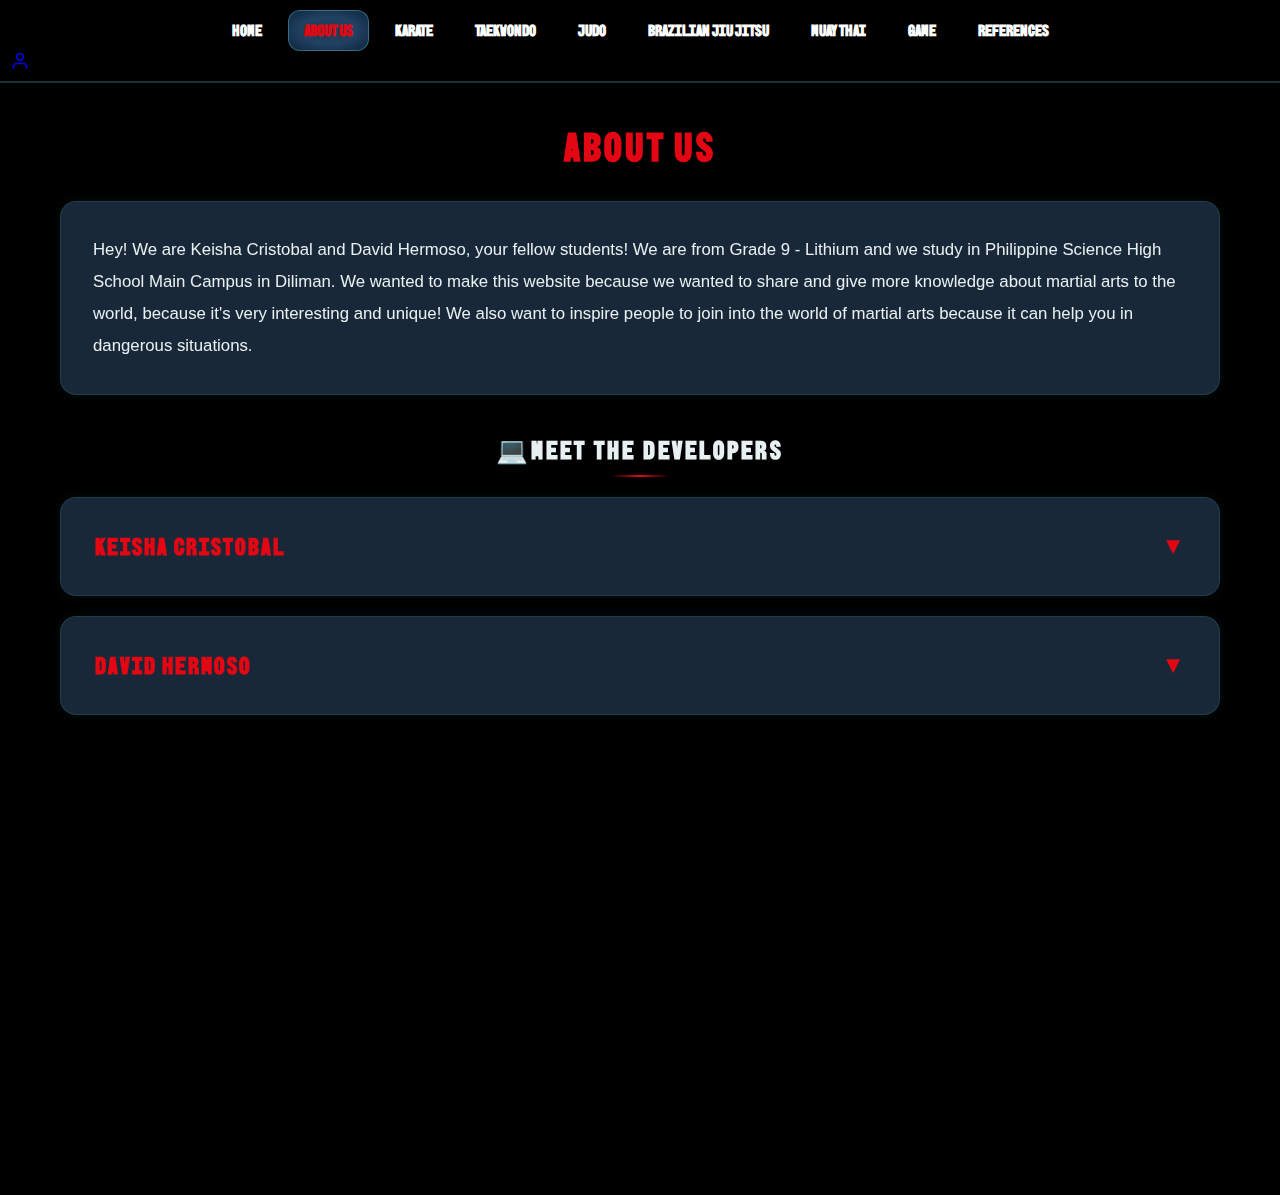
<file: public/AU.html>
<!DOCTYPE html>
<html lang="en">
<head>
    <meta charset="UTF-8">
    <meta name="viewport" content="width=device-width, initial-scale=1.0">
    <meta name="description" content="2Q Portfolio">
    <meta name="keywords" content="2Q, Portfolio, Web Development">
    <meta name="author" content="David Hermoso, Keisha Cristobal">
    <title>About Us</title>
    <link rel="preconnect" href="https://fonts.googleapis.com">
    <link rel="preconnect" href="https://fonts.gstatic.com" crossorigin>
    <link href="https://fonts.googleapis.com/css2?family=BBH+Sans+Hegarty&display=swap" rel="stylesheet">
   <link href="https://fonts.googleapis.com/css2?family=BBH+Sans+Bogle&display=swap" rel="stylesheet">
    <link rel="stylesheet" href="./GlobalStyle.css">

    <link rel="icon" type="image/png" href="../asset/hermoso_cristobal_logo.png">
</head>

<body>

    <div class="overlay"></div>

    <header>
        <nav>
            <h1>
                <a href="../index.html">Home</a>
                <a href="./AU.html">About Us</a>
                <a href="./KT.html">Karate</a>
                <a href="./TKD.html">Taekwondo</a>
                <a href="./JD.html">Judo</a>
                <a href="./BJJ.html">Brazilian Jiu Jitsu</a>
                <a href="./MT.html">Muay Thai</a>
                <a href="./Game.html">Game</a>  
                <a href="./Ref.html">References</a>
            </h1>
        </nav>
    <a href="./SU.html" style="display: flex; align-items: center;">
                <svg width="20" height="20" viewBox="0 0 24 24" fill="none" stroke="currentColor" stroke-width="2">
                    <path d="M20 21v-2a4 4 0 0 0-4-4H8a4 4 0 0 0-4 4v2"></path>
                    <circle cx="12" cy="7" r="4"></circle>
                </svg>
            </a>
    </header>

  <main>
         <h2>About Us</h2>
        <ul>
           <p>
            Hey! We are Keisha Cristobal and David Hermoso, your fellow students! We are from Grade 9 - Lithium and we study in Philippine Science High School Main Campus in Diliman. 
            We wanted to make this website because we wanted to share and give more knowledge about martial arts to the world, because it's very interesting and unique! We also want to inspire people to join into the world of martial arts because it can help you in dangerous situations.
           </p>
        </ul>

        <!-- PROGRESSION SECTION -->
        <h2 class="section-header"> 💻Meet the Developers </h2>
        <div class="moves-dropdown" onclick="toggleMove(this)">
            <div class="move-header">
                <h3>Keisha Cristobal</h3>
                <span class="arrow">▼</span>
            </div>
            <div class="move-content">
                <div class="developer-profile">
                    <div class="developer-photo">
                        <img src="../asset/keysh medal.jpg" alt="Keisha Cristobal">
                    </div>
                    <div class="developer-info">
                        <p>Haroo everyone! >:3 I am a former high-red belt Taekwondo player! I have been doing Taekwondo since I was 11 years old. 
                        Taekwondo has made a huge impact of my life since I didn't like to do any sports and I like to stay in my comfort zone which was dancing ballet, singing, and playing the piano. 
                        I really realy really REALLY love doing this sport and I will continue until I become a black belt! (and hopefully reach Poomsae National team level! :D)</p>
                    </div>
                </div>
                </div>
            </div>
        </div>
        <div class="moves-dropdown" onclick="toggleMove(this)">
            <div class="move-header">
                <h3>David Hermoso</h3>
                <span class="arrow">▼</span>
            </div>
            <div class="move-content">
                <div class="developer-profile">
                    <div class="developer-photo">
                    <img src="../asset/david meme.jpg" alt="David Hermoso">  
                    </div>
                    <div class="developer-info">
                        <p>Hi everyone! I have never done martial arts, but I have played fighting games like Sifu and Tekken where the characters have move sets based on actual martial arts.
                         I have also been surrounded by friends who have practiced Karate, TaeKwonDo, and Muay Thai, greatly influencing my interest in martial arts all over the world!
                        Despite me never practicing any martial art, I hope to be able to invest into practicing one of them in the future!</p>
                    </div>
                </div>
                </div>
            </div>
        </div>
    </main>
 
    <footer id="animatedFooter">
    <p><strong> Martial Arts and The World</strong></p>
    <p>Exploring martial arts traditions and techniques from around the globe</p>
    <p>Created by <strong>Keisha Cristobal</strong> & <strong>David Hermoso</strong></p>
    
    <div class="footer-copyright">
        <p>&copy; Martial Arts and The World. All rights reserved.</p>
        <p>
            <a href="./Ref.html">References</a> | 
            <a href="./AU.html">About Us</a>
        </p>
    </div>
</footer>   

     <script src="./index.js"></script>

</body>
</html>
</file>
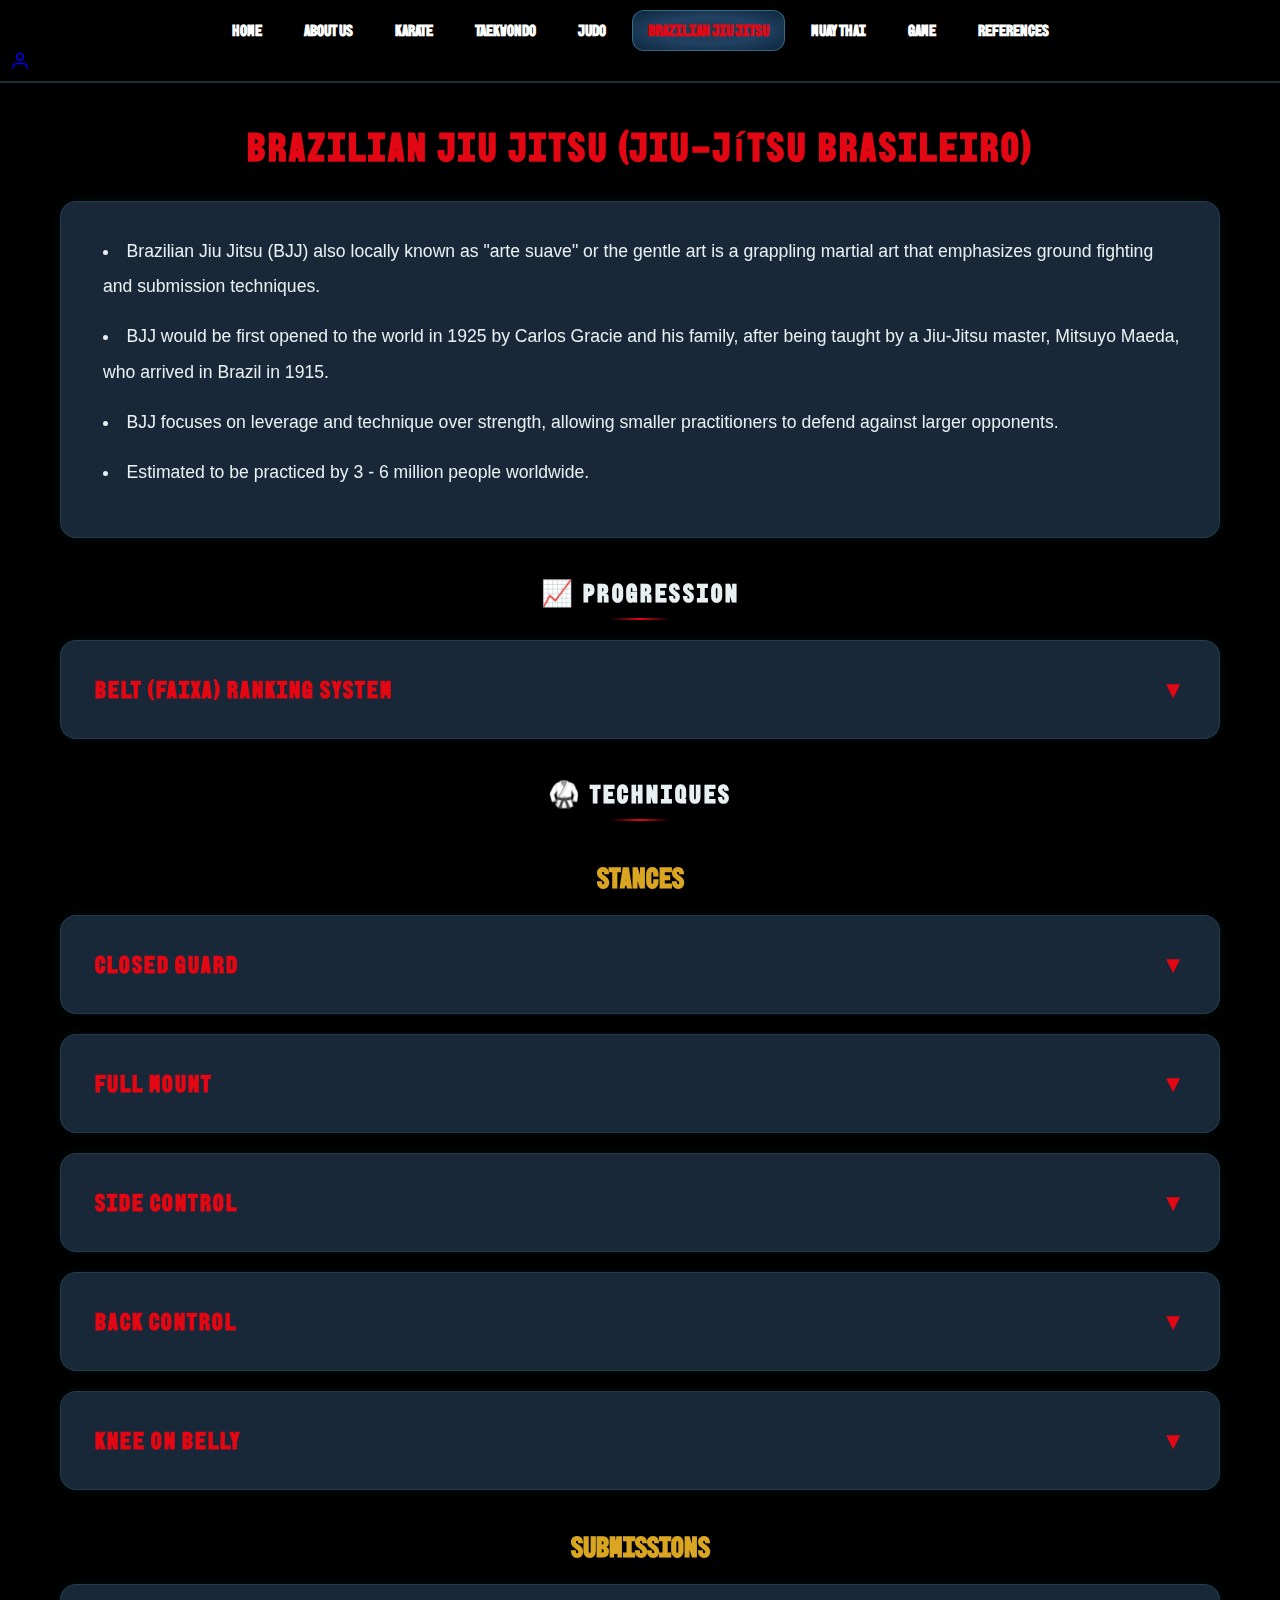
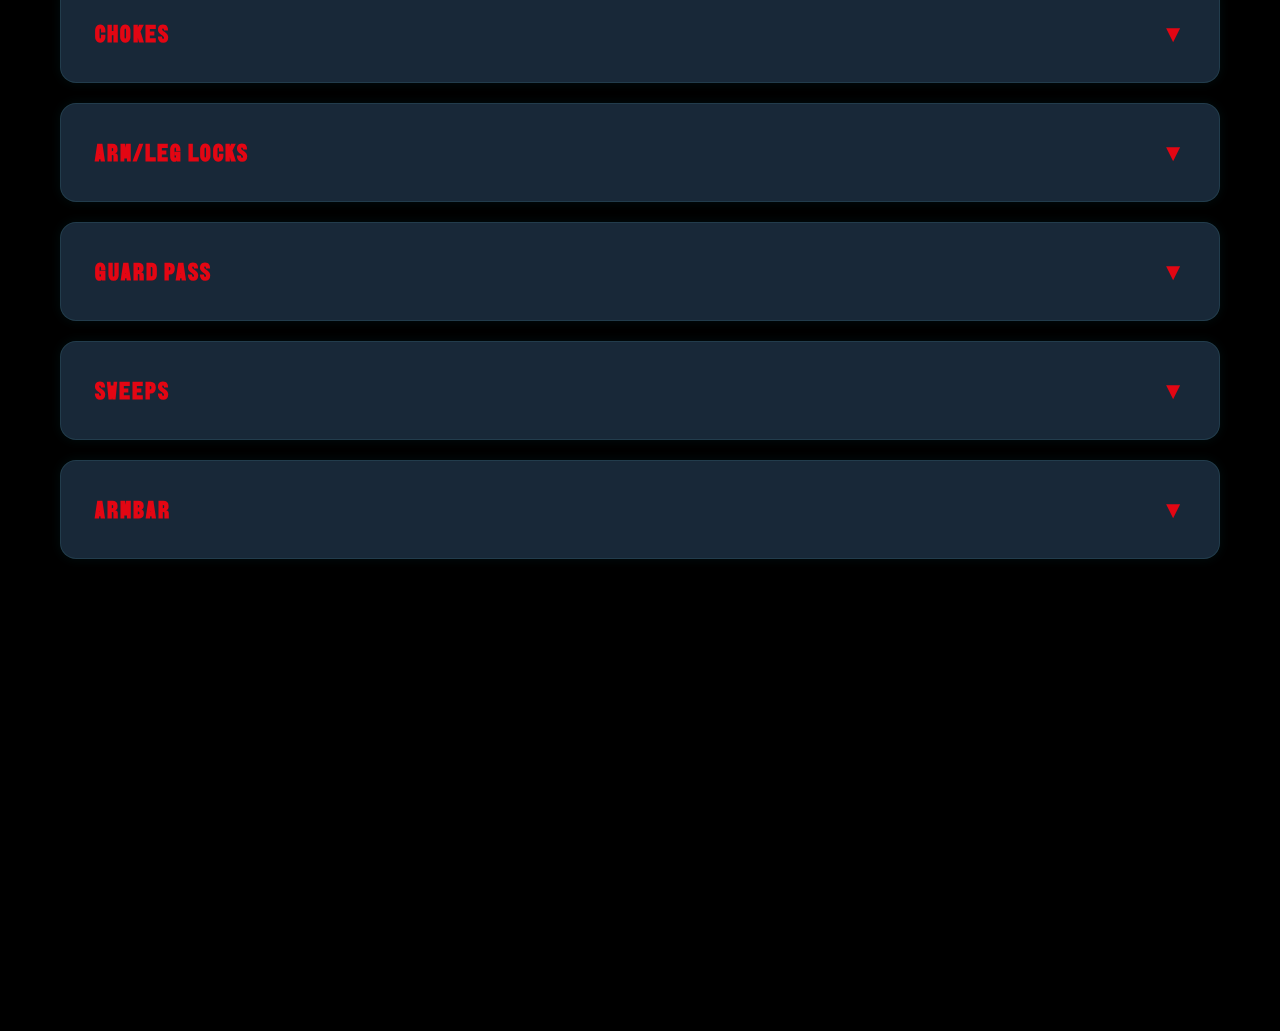
<file: public/BJJ.html>
<!DOCTYPE html>
<html lang="en">
<head>
    <meta charset="UTF-8">
    <meta name="viewport" content="width=device-width, initial-scale=1.0">
    <meta name="description" content="2Q Portfolio">
    <meta name="keywords" content="2Q, Portfolio, Web Development">
    <meta name="author" content="David Hermoso, Keisha Cristobal">
    <title>Brazillian Jiu Jitsu</title>
    <link rel="preconnect" href="https://fonts.googleapis.com">
    <link rel="preconnect" href="https://fonts.gstatic.com" crossorigin>
    <link href="https://fonts.googleapis.com/css2?family=BBH+Sans+Hegarty&display=swap" rel="stylesheet">
   <link href="https://fonts.googleapis.com/css2?family=BBH+Sans+Bogle&display=swap" rel="stylesheet">
    <link rel="stylesheet" href="./GlobalStyle.css">
    <link rel="icon" type="image/png" href="../asset/hermoso_cristobal_logo.png">
</head>

<body>

    <div class="overlay"></div>

    <header>
        <nav>
            <h1>
                <a href="../index.html">Home</a>
                <a href="./AU.html">About Us</a>
                <a href="./KT.html">Karate</a>
                <a href="./TKD.html">Taekwondo</a>
                <a href="./JD.html">Judo</a>
                <a href="./BJJ.html">Brazilian Jiu Jitsu</a>
                <a href="./MT.html">Muay Thai</a>
                <a href="./Game.html">Game</a>  
                <a href="./Ref.html">References</a>
            </h1>
        </nav>
    <a href="./SU.html" style="display: flex; align-items: center;">
                <svg width="20" height="20" viewBox="0 0 24 24" fill="none" stroke="currentColor" stroke-width="2">
                    <path d="M20 21v-2a4 4 0 0 0-4-4H8a4 4 0 0 0-4 4v2"></path>
                    <circle cx="12" cy="7" r="4"></circle>
                </svg>
            </a>
    </header>

    <main>
         <h2>Brazilian Jiu Jitsu (Jiu-Jítsu Brasileiro)</h2>
        <ul>
            <li>Brazilian Jiu Jitsu (BJJ) also locally known as "arte suave" or the gentle art is a grappling martial art that emphasizes ground fighting and submission techniques.</li>
            <li>BJJ would be first opened to the world in 1925 by Carlos Gracie and his family, after being taught by a Jiu-Jitsu master, Mitsuyo Maeda, who arrived in Brazil in 1915.</li>
            <li>BJJ focuses on leverage and technique over strength, allowing smaller practitioners to defend against larger opponents.</li>
            <li>Estimated to be practiced by 3 - 6 million people worldwide.</li>
        </ul>

        <!-- PROGRESSION SECTION -->
        <h2 class="section-header">📈 Progression</h2>
        <div class="moves-dropdown" onclick="toggleMove(this)">
            <div class="move-header">
                <h3>Belt (Faixa) Ranking System</h3>
                <span class="arrow">▼</span>
            </div>
            <div class="move-content">
                <ul class="progression-list">
                    <li>
                        <strong>White Belt (Faixa Branca)</strong>
                    </li>
                    <li>
                        <strong>Blue Belt (Fiaxa Azul)</strong>
                    </li>
                    <li>
                        <strong>Purple Belt (Faixa Roxa)</strong>
                    </li>
                    <li>
                        <strong>Brown Belt (Faixa Marrom)</strong>
                    </li>
                    <li>
                        <strong>Black Belt (Faixa Preta)</strong>
                    </li>
                    <li>
                        <strong>Coral Belt / Black & Red Belt (Faixa Coral)</strong>
                    </li>
                    <li>
                        <strong>Red Belt (Faixa Vermelha)</strong>
                    </li>
                </ul>
            </div>
        </div>

        <!-- TECHNIQUES SECTION -->
        <h2 class="section-header">🥋 Techniques</h2>

        <!-- STANCES CATEGORY -->
        <div class="moves-section">
            <h3 style="color: #DAA520; font-size: 1.8em; margin-bottom: 20px; text-align: center;">Stances</h3>
            
            <!-- Stance 1 -->
            <div class="moves-dropdown" onclick="toggleMove(this)">
                <div class="move-header">
                    <h3>Closed Guard</h3>
                    <span class="arrow">▼</span>
                </div>
                <div class="move-content">
                    <div class="video-wrapper">
                        <iframe src="https://www.youtube.com/embed/Z_FBT8ZDSmo" allowfullscreen></iframe>
                    </div>
                    <p class="move-description">
                    The closed guard is a fundamental and versatile position in Brazilian Jiu-Jitsu. In this position, the practitioner on the bottom wraps their legs around the opponent's waist, effectively controlling their posture and limiting their movement. The closed guard allows for a variety of techniques, including sweeps, submissions, and transitions to other positions. It is often used to neutralize an opponent's attacks while setting up opportunities for counterattacks.  
                    </p>
                </div>
            </div>

            <!-- Stance 2 -->
            <div class="moves-dropdown" onclick="toggleMove(this)">
                <div class="move-header">
                    <h3>Full Mount</h3>
                    <span class="arrow">▼</span>
                </div>
                <div class="move-content">
                    <div class="video-wrapper">
                        <iframe src="https://www.youtube.com/embed/NN8eV2pop2Y" allowfullscreen></iframe>
                    </div>
                    <p class="move-description">
                        The Full Mount is a dominant position in Brazilian Jiu-Jitsu where the practitioner sits on top of their opponent's torso, with their knees positioned on either side of the opponent's body and their hands are free. This position allows for control and pressure, enabling the practitioner to apply submissions or transition to other dominant positions.
                    </p>
                </div>
            </div>

            <!-- Stance 3 -->
            <div class="moves-dropdown" onclick="toggleMove(this)">
                <div class="move-header">
                    <h3>Side Control</h3>
                    <span class="arrow">▼</span>
                </div>
                <div class="move-content">
                    <div class="video-wrapper">
                        <iframe src="https://www.youtube.com/embed/nDbHQPBvQvQ" allowfullscreen></iframe>
                    </div>
                    <p class="move-description">
                        Side Control is a dominant position in Brazilian Jiu-Jitsu where the practitioner lies perpendicularly across their opponent from the side, with their body positioned over the opponent's torso. This position allows for control and pressure, enabling the practitioner to apply submissions or transition to other dominant positions.
                    </p>
                </div>
            </div>
            
            <!-- Stance 4 -->
            <div class="moves-dropdown" onclick="toggleMove(this)">
                <div class="move-header">
                    <h3>Back Control</h3>
                    <span class="arrow">▼</span>
                </div>
                <div class="move-content">
                    <div class="video-wrapper">
                        <iframe src="https://www.youtube.com/embed/2IDVCw21_VI" allowfullscreen></iframe>
                    </div>
                    <p class="move-description">
                        Back Control, is known as one of the most dominant positions in Brazilian Jiu-Jitsu. The practitioner secures a position behind their opponent, typically by wrapping their legs around the opponent's waist and controlling the upper body with their arms. This position provides numerous submission opportunities, while also making it difficult for the opponent to escape or counterattack.
                    </p>
                </div>
            </div>

            <!-- Stance 5 -->
            <div class="moves-dropdown" onclick="toggleMove(this)">
                <div class="move-header">
                    <h3>Knee on Belly</h3>
                    <span class="arrow">▼</span>
                </div>
                <div class="move-content">
                    <div class="video-wrapper">
                        <iframe src="https://www.youtube.com/embed/BHUYEm0ve9A" allowfullscreen></iframe>
                    </div>
                    <p class="move-description">
                       Knee on Belly, is a dominant position in BJJ where the practitioner places one knee on the opponent's belly, creating a stable and dominant posture. This position allows for control and pressure, enabling the practitioner to apply submissions or transition to other dominant positions.
                    </p>
                </div>
            </div>
        </div>

        <!-- SUBMISSIONS CATEGORY -->
        <div class="moves-section">
            <h3 style="color: #DAA520; font-size: 1.8em; margin-bottom: 20px; margin-top: 40px; text-align: center;">Submissions</h3>

            <!-- Submission 1 -->
            <div class="moves-dropdown" onclick="toggleMove(this)">
                <div class="move-header">
                    <h3>Chokes</h3>
                    <span class="arrow">▼</span>
                </div>
                <div class="move-content">
                    <div class="video-wrapper">
                        <iframe src="https://www.youtube.com/embed/T30LRFv4wEg" allowfullscreen></iframe>
                    </div>
                    <p class="move-description">
                    Chokes are a core component of Brazilian Jiu-Jitsu, used to restrict an opponent's airflow or blood flow to the brain, leading to submission. These techniques leverage precise positioning and pressure to effectively incapacitate an opponent.
                    </p>
                </div>
            </div>

            <!-- Submission 2 -->
            <div class="moves-dropdown" onclick="toggleMove(this)">
                <div class="move-header">
                    <h3>Arm/Leg Locks</h3>
                    <span class="arrow">▼</span>
                </div>
                <div class="move-content">
                    <div class="video-wrapper">
                        <iframe src="https://www.youtube.com/embed/3H7f-tV_OEM" allowfullscreen></iframe>
                    </div>
                    <p class="move-description">
                        Arm/Leg locks are submission techniques in Brazilian Jiu-Jitsu that involve applying pressure to an opponent's limbs to force a submission. These techniques can be applied from various positions and are fundamental to the sport. Arm locks target the elbow and shoulder joints, while leg locks focus on the knee or ankle joints.
                    </p>
                </div>
            </div>

            <!-- Submission 3 -->
            <div class="moves-dropdown" onclick="toggleMove(this)">
                <div class="move-header">
                    <h3>Guard Pass</h3>
                    <span class="arrow">▼</span>
                </div>
                <div class="move-content">
                    <div class="video-wrapper">
                        <iframe src="https://www.youtube.com/embed/7v_M_ea_7Ik" allowfullscreen></iframe>
                    </div>
                    <p class="move-description">
                        Guard Pass is a fundamental technique in Brazilian Jiu-Jitsu used to escape an opponents guard and transition to a dominant position. It involves using the hands and feet to control and move the opponent's body, creating space and establishing a more favorable position for submissions or further control.
                    </p>
                </div>
            </div>
            <!-- Submission 4 -->
             <div class="moves-dropdown" onclick="toggleMove(this)">
                <div class="move-header">
                    <h3>Sweeps</h3>
                    <span class="arrow">▼</span>
                </div>
                <div class="move-content">
                    <div class="video-wrapper">
                        <iframe src="https://www.youtube.com/embed/qp5AXBHxQec" allowfullscreen></iframe>
                    </div>
                    <p class="move-description">
                       Sweeps in BJJ are techniques executed from a bottom position that unbalances an opponent. The goal is to reverse the positions, allowing the practitioner to move from a submissive to a dominant position.
                </div>
            </div>
             <!-- Submission 5 -->
             <div class="moves-dropdown" onclick="toggleMove(this)">
                <div class="move-header">
                    <h3>Armbar</h3>
                    <span class="arrow">▼</span>
                </div>
                <div class="move-content">
                    <div class="video-wrapper">
                        <iframe src="https://www.youtube.com/embed/pQ43Oy5k9yQ" allowfullscreen></iframe>
                    </div>
                    <p class="move-description">
                        Armbars are submission techniques in Brazilian Jiu-Jitsu that involve applying pressure to an opponent's arm to force a submission. It is a joint lock that hyperextends the elbow joint, causing pain and potential injury if the opponent does not submit.
                    </p>
                </div>
            </div>
        </div>
    </main>
<footer id="animatedFooter">
    <p><strong> Martial Arts and The World</strong></p>
    <p>Exploring martial arts traditions and techniques from around the globe</p>
    <p>Created by <strong>Keisha Cristobal</strong> & <strong>David Hermoso</strong></p>
    
    <div class="footer-copyright">
        <p>&copy; Martial Arts and The World. All rights reserved.</p>
        <p>
            <a href="./Ref.html">References</a> | 
            <a href="./AU.html">About Us</a>
        </p>
    </div>
</footer>

     <script src="./index.js"></script>

</body>
</html>
</file>
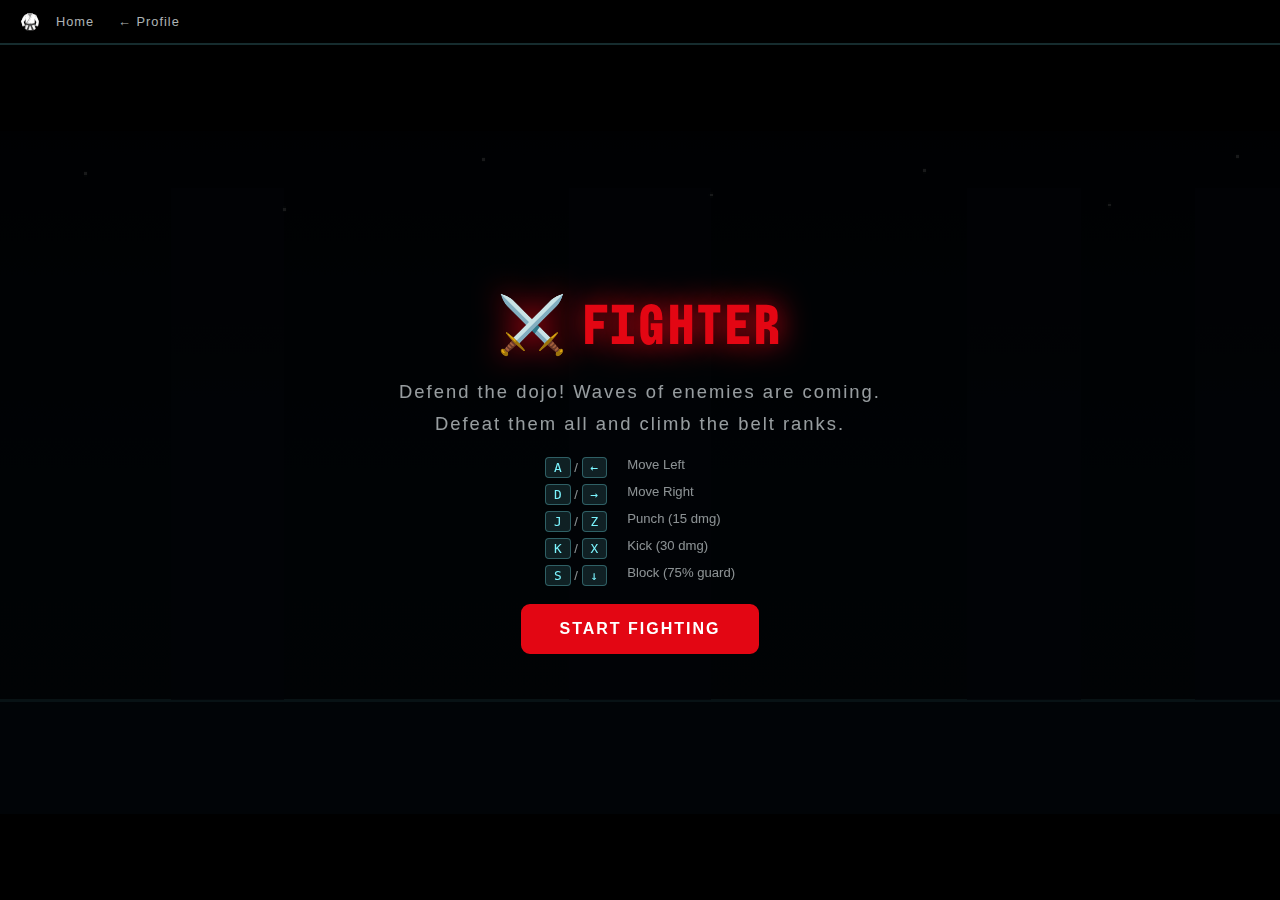
<file: public/Game.html>
<!DOCTYPE html>
<html lang="en">
<head>
    <meta charset="UTF-8">
    <meta name="viewport" content="width=device-width, initial-scale=1.0">
    <title>Fighter — Martial Arts and The World</title>
    <link rel="preconnect" href="https://fonts.googleapis.com">
    <link href="https://fonts.googleapis.com/css2?family=BBH+Sans+Bogle&display=swap" rel="stylesheet">
    <link rel="icon" type="image/png" href="../asset/hermoso_cristobal_logo.png">

    <style>
        * { margin: 0; padding: 0; box-sizing: border-box; }

        body {
            background: #000;
            color: #E8F0F2;
            font-family: Tahoma, sans-serif;
            overflow: hidden;
            height: 100vh;
            display: flex;
            flex-direction: column;
        }

        /* ── Nav ── */
        header {
            background: #000;
            border-bottom: 2px solid rgba(124,245,255,0.18);
            padding: 8px 20px;
            display: flex;
            align-items: center;
            justify-content: space-between;
            gap: 12px;
            flex-shrink: 0;
            z-index: 10;
        }
        header a {
            color: rgba(232,240,242,0.75);
            text-decoration: none;
            font-size: 0.8rem;
            letter-spacing: 1px;
            padding: 6px 10px;
            border-radius: 6px;
            transition: color 0.25s, background 0.25s;
        }
        header a:hover { color: #E30613; background: rgba(124,245,255,0.06); }
        .nav-left  { display: flex; align-items: center; gap: 4px; flex-wrap: wrap; }
        .nav-title {
            font-family: 'BBH Sans Bogle', serif;
            font-size: 1rem;
            letter-spacing: 2px;
            color: #E30613;
        }

        /* ── Canvas wrapper ── */
        #game-wrap {
            flex: 1;
            display: flex;
            align-items: center;
            justify-content: center;
            position: relative;
            background: #000;
        }

        canvas {
            display: block;
            image-rendering: pixelated;
            max-width: 100%;
            max-height: 100%;
        }

        /* ── Overlays (menu / wave clear / game over) ── */
        .screen-overlay {
            position: absolute;
            inset: 0;
            display: flex;
            flex-direction: column;
            align-items: center;
            justify-content: center;
            background: rgba(0,0,0,0.82);
            gap: 18px;
            text-align: center;
            padding: 24px;
        }
        .screen-overlay.hidden { display: none; }

        .ov-title {
            font-family: 'BBH Sans Bogle', serif;
            font-size: clamp(2rem, 5vw, 3.5rem);
            letter-spacing: 4px;
            text-transform: uppercase;
            text-shadow: 0 0 30px currentColor;
        }
        .ov-sub {
            font-size: clamp(0.9rem, 2vw, 1.15rem);
            letter-spacing: 2px;
            color: rgba(232,240,242,0.65);
            max-width: 520px;
            line-height: 1.7;
        }
        .ov-btn {
            padding: 14px 36px;
            background: #E30613;
            color: #fff;
            border: 2px solid #E30613;
            border-radius: 9px;
            font-size: 1rem;
            font-weight: bold;
            font-family: Tahoma, sans-serif;
            letter-spacing: 2px;
            cursor: pointer;
            transition: all 0.25s;
            text-transform: uppercase;
        }
        .ov-btn:hover { background: transparent; color: #E30613; }
        .ov-btn.secondary {
            background: transparent;
            color: rgba(124,245,255,0.8);
            border-color: rgba(124,245,255,0.35);
            font-size: 0.9rem;
        }
        .ov-btn.secondary:hover { border-color: #7CF5FF; color: #7CF5FF; }

        .controls-table {
            display: grid;
            grid-template-columns: auto auto;
            gap: 6px 20px;
            font-size: 0.82rem;
            color: rgba(232,240,242,0.6);
            text-align: left;
        }
        .key {
            display: inline-block;
            background: rgba(124,245,255,0.12);
            border: 1px solid rgba(124,245,255,0.3);
            border-radius: 4px;
            padding: 2px 8px;
            font-size: 0.8rem;
            color: #7CF5FF;
            font-family: monospace;
        }
        .ov-score-big {
            font-family: 'BBH Sans Bogle', serif;
            font-size: clamp(2.5rem, 6vw, 4.5rem);
            color: #7CF5FF;
            text-shadow: 0 0 40px rgba(124,245,255,0.6);
        }
        .ov-saved { font-size: 0.8rem; color: #2ed573; letter-spacing: 2px; }

        /* mobile touch btn */
        #touch-controls {
            position: absolute;
            bottom: 0; left: 0; right: 0;
            display: none;
            padding: 10px 16px;
            gap: 10px;
            background: rgba(0,0,0,0.7);
            border-top: 1px solid rgba(124,245,255,0.1);
            z-index: 5;
        }
        .tc-row { display: flex; gap: 8px; justify-content: center; }
        .tc-btn {
            width: 56px; height: 50px;
            background: rgba(255,255,255,0.08);
            border: 1px solid rgba(124,245,255,0.25);
            border-radius: 8px;
            color: #E8F0F2;
            font-size: 0.75rem;
            letter-spacing: 1px;
            cursor: pointer;
            user-select: none;
            -webkit-user-select: none;
            display: flex; align-items: center; justify-content: center;
            font-family: Tahoma, sans-serif;
            font-weight: bold;
            transition: background 0.15s;
        }
        .tc-btn:active,
        .tc-btn.held { background: rgba(227,6,19,0.35); border-color: #E30613; }
        .tc-btn.punch-btn { background: rgba(124,245,255,0.12); border-color: rgba(124,245,255,0.4); }
        .tc-btn.kick-btn  { background: rgba(227,6,19,0.12);   border-color: rgba(227,6,19,0.4); }

        @media (pointer: coarse) { #touch-controls { display: flex; flex-direction: column; } }

        @media (max-width: 600px) {
            header { padding: 6px 12px; }
            .nav-left a { font-size: 0.7rem; padding: 4px 6px; }
        }
    </style>
</head>
<body>

    <!-- ── NAV ── -->
    <header>
        <div class="nav-left">
            <span class="nav-title">🥋</span>
            <a href="../index.html">Home</a>
            <a href="./Profile.html">← Profile</a>
        </div>
        <div style="display:flex;align-items:center;gap:12px;">
            <span style="font-size:0.8rem;color:rgba(232,240,242,0.45);letter-spacing:1px;" id="nav-user"></span>
        </div>
    </header>

    <!-- ── GAME AREA ── -->
    <div id="game-wrap">
        <canvas id="gameCanvas"></canvas>

        <!-- MENU SCREEN -->
        <div class="screen-overlay" id="screen-menu">
            <p class="ov-title" style="color:#E30613;">⚔️ Fighter</p>
            <p class="ov-sub">
                Defend the dojo! Waves of enemies are coming.<br>
                Defeat them all and climb the belt ranks.
            </p>
            <div class="controls-table">
                <span><span class="key">A</span> / <span class="key">←</span></span><span>Move Left</span>
                <span><span class="key">D</span> / <span class="key">→</span></span><span>Move Right</span>
                <span><span class="key">J</span> / <span class="key">Z</span></span><span>Punch  (15 dmg)</span>
                <span><span class="key">K</span> / <span class="key">X</span></span><span>Kick   (30 dmg)</span>
                <span><span class="key">S</span> / <span class="key">↓</span></span><span>Block  (75% guard)</span>
            </div>
            <button class="ov-btn" onclick="startGame()">START FIGHTING</button>
        </div>

        <!-- WAVE CLEAR -->
        <div class="screen-overlay hidden" id="screen-wave">
            <p class="ov-title" style="color:#7CF5FF;" id="wc-title">WAVE CLEARED!</p>
            <p class="ov-sub" id="wc-msg">Get ready for the next wave...</p>
            <div class="ov-score-big" id="wc-score">0</div>
        </div>

        <!-- GAME OVER -->
        <div class="screen-overlay hidden" id="screen-over">
            <p class="ov-title" style="color:#E30613;">GAME OVER</p>
            <p class="ov-sub">You fought hard, warrior.</p>
            <div>
                <p style="color:rgba(232,240,242,0.55);font-size:0.85rem;letter-spacing:2px;margin-bottom:6px;">FINAL SCORE</p>
                <div class="ov-score-big" id="go-score">0</div>
            </div>
            <div>
                <p style="color:rgba(232,240,242,0.45);font-size:0.8rem;letter-spacing:2px;margin-bottom:4px;">HIGH SCORE</p>
                <p style="font-size:1.4rem;color:#7CF5FF;" id="go-hi">0</p>
            </div>
            <p class="ov-saved" id="go-saved"></p>
            <div style="display:flex;gap:12px;flex-wrap:wrap;justify-content:center;">
                <button class="ov-btn"           onclick="startGame()">PLAY AGAIN</button>
                <button class="ov-btn secondary" onclick="window.location.href='./Profile.html'">← Back to Profile</button>
            </div>
        </div>

        <!-- TOUCH CONTROLS -->
        <div id="touch-controls">
            <div class="tc-row">
                <button class="tc-btn" id="tc-left"  ontouchstart="tcPress('ArrowLeft')"  ontouchend="tcRelease('ArrowLeft')">◀</button>
                <button class="tc-btn" id="tc-block" ontouchstart="tcPress('ArrowDown')"  ontouchend="tcRelease('ArrowDown')">🛡</button>
                <button class="tc-btn" id="tc-right" ontouchstart="tcPress('ArrowRight')" ontouchend="tcRelease('ArrowRight')">▶</button>
            </div>
            <div class="tc-row">
                <button class="tc-btn punch-btn" id="tc-punch" ontouchstart="tcPress('KeyJ')" ontouchend="tcRelease('KeyJ')">PUNCH</button>
                <button class="tc-btn kick-btn"  id="tc-kick"  ontouchstart="tcPress('KeyK')" ontouchend="tcRelease('KeyK')">KICK</button>
            </div>
        </div>
    </div>

    <script>
    /* =====================================================
       MARTIAL ARTS AND THE WORLD — Fighter Game
       ===================================================== */

    /* ─── Canvas Setup ─── */
    const canvas  = document.getElementById('gameCanvas');
    const ctx     = canvas.getContext('2d');
    const W = 900, H = 480;
    canvas.width  = W;
    canvas.height = H;

    /* ─── Colors ─── */
    const C = {
        bg:          '#05080f',
        ground:      '#0a1628',
        groundLine:  '#7CF5FF',
        player:      '#7CF5FF',
        playerHit:   '#ffffff',
        playerDark:  '#45a0b5',
        enemy:       '#E30613',
        enemyHit:    '#ffaaaa',
        enemyDark:   '#8b0000',
        ui:          '#7CF5FF',
        uiAccent:    '#E30613',
        hpGreen:     '#2ed573',
        hpYellow:    '#f7dc6f',
        hpRed:       '#E30613',
        text:        '#E8F0F2',
        textDim:     'rgba(232,240,242,0.5)',
    };

    /* ─── Constants ─── */
    const GROUND_Y    = H - 80;
    const PLAYER_X0   = 120;
    const GRAVITY     = 0.55;
    const JUMP_FORCE  = -13;

    /* ─── Input ─── */
    const keys = {};
    window.addEventListener('keydown', e => {
        keys[e.code] = true;
        if (['Space','ArrowLeft','ArrowRight','ArrowUp','ArrowDown'].includes(e.code)) {
            e.preventDefault();
        }
    });
    window.addEventListener('keyup', e => { keys[e.code] = false; });

    // Touch controls helper
    function tcPress(code)   { keys[code] = true;  }
    function tcRelease(code) { keys[code] = false; }

    /* ─── Game state ─── */
    const STATE = { MENU: 0, PLAYING: 1, WAVE_CLEAR: 2, GAME_OVER: 3 };
    let gameState  = STATE.MENU;
    let score      = 0;
    let wave       = 0;
    let frameCount = 0;
    let waveClearTimer = 0;
    let particles  = [];
    let floatTexts = [];

    /* ─── High score ─── */
    function loadHighScore() {
        const u = JSON.parse(localStorage.getItem('currentUser') || 'null');
        if (!u) return parseInt(localStorage.getItem('ma_hi_score') || '0');
        const users = JSON.parse(localStorage.getItem('users') || '[]');
        const full  = users.find(x => x.id === u.id);
        return full ? (full.gameHighScore || 0) : 0;
    }

    function saveHighScore(s) {
        const u = JSON.parse(localStorage.getItem('currentUser') || 'null');
        if (!u) {
            const prev = parseInt(localStorage.getItem('ma_hi_score') || '0');
            if (s > prev) localStorage.setItem('ma_hi_score', s);
            return;
        }
        const users = JSON.parse(localStorage.getItem('users') || '[]');
        const idx   = users.findIndex(x => x.id === u.id);
        if (idx === -1) return;
        const prev  = users[idx].gameHighScore || 0;
        if (s > prev) {
            users[idx].gameHighScore = s;
            const games = (users[idx].gamesPlayed || 0) + 1;
            users[idx].gamesPlayed   = games;
            localStorage.setItem('users', JSON.stringify(users));
            // Refresh session
            const session = { ...users[idx] };
            delete session.password;
            localStorage.setItem('currentUser', JSON.stringify(session));
        } else {
            // Still increment games played
            users[idx].gamesPlayed = (users[idx].gamesPlayed || 0) + 1;
            localStorage.setItem('users', JSON.stringify(users));
        }
    }

    /* ─── Nav user display ─── */
    const navUser = JSON.parse(localStorage.getItem('currentUser') || 'null');
    if (navUser) {
        document.getElementById('nav-user').textContent = '👤 ' + navUser.username;
    }

    /* =====================================================
       STICK FIGURE DRAWING
       ===================================================== */
    function drawFighter(cx, gy, col, dark, state, timer, facing, blocking) {
        // cx = center x, gy = ground y, facing = 1 (right) or -1 (left)
        ctx.save();
        ctx.translate(cx, 0);
        if (facing < 0) ctx.scale(-1, 1); // mirror for left-facing

        const mainCol  = col;
        const darkCol  = dark;

        // Dimensions
        const hy = gy - 88; // head y
        const sy = gy - 68; // shoulder y
        const wy = gy - 42; // waist y
        const ky = gy - 20; // knee y (mid leg)

        // Walk/idle animation
        const wt = state === 'walk' ? Math.sin(timer * 0.25) * 14 : 0;

        /* ── HEAD ── */
        ctx.beginPath();
        ctx.arc(0, hy, 10, 0, Math.PI * 2);
        ctx.fillStyle = mainCol;
        ctx.fill();

        /* ── BODY ── */
        ctx.beginPath();
        ctx.moveTo(0, hy + 10);
        ctx.lineTo(0, wy);
        ctx.strokeStyle = mainCol;
        ctx.lineWidth   = 3.5;
        ctx.lineCap = 'round';
        ctx.stroke();

        /* ── ARMS ── */
        let punchExtend = 0;
        if (state === 'punch' && timer >= 3 && timer <= 18) {
            punchExtend = Math.sin((timer - 3) / 15 * Math.PI) * 28;
        }
        let blockRaise = blocking ? 18 : 0;

        // Front arm (right when facing right)
        ctx.beginPath();
        ctx.moveTo(0, sy);
        ctx.lineTo(22 + punchExtend, sy - 8 - blockRaise);
        ctx.strokeStyle = state === 'punch' && punchExtend > 5 ? C.uiAccent : mainCol;
        ctx.lineWidth   = 3.5;
        ctx.stroke();

        // Back arm
        ctx.beginPath();
        ctx.moveTo(0, sy);
        ctx.lineTo(-18 - punchExtend * 0.3, sy - 6 - blockRaise);
        ctx.strokeStyle = darkCol;
        ctx.stroke();

        /* ── LEGS ── */
        let kickExtend = 0;
        let kickUp     = 0;
        if (state === 'kick' && timer >= 4 && timer <= 24) {
            kickExtend = Math.sin((timer - 4) / 20 * Math.PI) * 40;
            kickUp     = Math.sin((timer - 4) / 20 * Math.PI) * 20;
        }

        // Front leg (kick leg)
        ctx.beginPath();
        ctx.moveTo(0, wy);
        ctx.lineTo(10 + wt + kickExtend, ky + wt * 0.3 - kickUp);
        ctx.lineTo(12 + wt + kickExtend * 1.5, gy - kickUp * 0.5);
        ctx.strokeStyle = state === 'kick' && kickExtend > 5 ? C.uiAccent : mainCol;
        ctx.lineWidth   = 3.5;
        ctx.stroke();

        // Back leg
        ctx.beginPath();
        ctx.moveTo(0, wy);
        ctx.lineTo(-10 - wt * 0.7, ky - wt * 0.3);
        ctx.lineTo(-12 - wt * 0.5, gy);
        ctx.strokeStyle = darkCol;
        ctx.stroke();

        /* ── Belt ── */
        ctx.fillStyle = C.uiAccent;
        ctx.fillRect(-10, wy - 3, 20, 5);

        ctx.restore();
    }

    function drawDeadFighter(cx, gy, col, timer) {
        ctx.save();
        ctx.translate(cx, gy);
        const t = Math.min(timer / 30, 1);
        ctx.rotate(t * Math.PI / 2);
        ctx.translate(-cx, -gy);

        ctx.globalAlpha = 1 - Math.max(0, (timer - 40) / 20);

        // Simplified dead body
        ctx.strokeStyle = col;
        ctx.lineWidth = 3;
        ctx.lineCap = 'round';
        ctx.beginPath();
        ctx.arc(cx, gy - 88, 10, 0, Math.PI * 2);
        ctx.fillStyle = col;
        ctx.fill();
        ctx.beginPath();
        ctx.moveTo(cx, gy - 78);
        ctx.lineTo(cx, gy - 20);
        ctx.stroke();

        ctx.globalAlpha = 1;
        ctx.restore();
    }

    /* =====================================================
       PLAYER
       ===================================================== */
    const player = {
        x: PLAYER_X0,
        y: GROUND_Y,
        vy: 0,
        facing: 1,
        state: 'idle',
        timer: 0,
        hp: 100,
        maxHp: 100,
        blocking: false,
        hitCooldown: 0,
        flashTimer: 0,
        walkCycle: 0,

        get alive() { return this.hp > 0; },

        get hitbox() {
            if (this.state === 'punch' && this.timer >= 3 && this.timer <= 18) {
                const rx = this.facing > 0 ? this.x + 18 : this.x - 78;
                return { x: rx, y: this.y - 76, w: 60, h: 22, dmg: 15 };
            }
            if (this.state === 'kick' && this.timer >= 4 && this.timer <= 24) {
                const rx = this.facing > 0 ? this.x + 14 : this.x - 90;
                return { x: rx, y: this.y - 55, w: 76, h: 28, dmg: 30 };
            }
            return null;
        },

        update() {
            if (!this.alive) return;

            const canAct = !['punch','kick','hurt'].includes(this.state);

            // ── Movement ──
            if (canAct) {
                let moving = false;
                if (keys['KeyA'] || keys['ArrowLeft'])  { this.x -= 4; this.facing = -1; moving = true; }
                if (keys['KeyD'] || keys['ArrowRight']) { this.x += 4; this.facing =  1; moving = true; }
                this.x = Math.max(30, Math.min(W - 30, this.x));

                // Block
                this.blocking = !!(keys['KeyS'] || keys['ArrowDown']);

                // State
                this.state = moving ? 'walk' : (this.blocking ? 'block' : 'idle');
                if (moving) this.walkCycle++;

                // Attacks (consume the key after firing)
                if (keys['KeyJ'] || keys['KeyZ']) {
                    this.state = 'punch'; this.timer = 0;
                    keys['KeyJ'] = false; keys['KeyZ'] = false;
                }
                if (keys['KeyK'] || keys['KeyX']) {
                    this.state = 'kick'; this.timer = 0;
                    keys['KeyK'] = false; keys['KeyX'] = false;
                }
            }

            // ── State timer ──
            if (['punch','kick','hurt'].includes(this.state)) {
                this.timer++;
                const dur = { punch: 28, kick: 34, hurt: 22 };
                if (this.timer >= dur[this.state]) {
                    this.state = 'idle'; this.timer = 0;
                }
            }

            if (this.flashTimer > 0) this.flashTimer--;
            if (this.hitCooldown > 0) this.hitCooldown--;
        },

        takeDamage(dmg) {
            if (this.hitCooldown > 0) return;
            const actual = this.blocking ? Math.ceil(dmg * 0.25) : dmg;
            this.hp = Math.max(0, this.hp - actual);
            this.state = 'hurt'; this.timer = 0;
            this.hitCooldown = 40;
            this.flashTimer  = 10;
            spawnParticles(this.x, this.y - 50, C.playerHit, 5);
        },

        draw() {
            const col = this.flashTimer % 4 < 2 ? C.playerHit : C.player;
            drawFighter(this.x, this.y, col, C.playerDark, this.state,
                        this.state === 'walk' ? this.walkCycle : this.timer,
                        this.facing, this.blocking);
        }
    };

    /* =====================================================
       ENEMIES
       ===================================================== */
    class Enemy {
        constructor(x, tier) {
            this.x      = x;
            this.y      = GROUND_Y;
            this.facing = -1; // face left toward player
            this.tier   = tier || 0; // 0=basic 1=fast 2=heavy
            this.hp     = [60, 50, 120][this.tier] || 60;
            this.maxHp  = this.hp;
            this.speed  = [1.8, 2.8, 1.2][this.tier] || 1.8;
            this.state  = 'walk';
            this.timer  = 0;
            this.walkCycle = 0;
            this.attackCooldown = 0;
            this.flashTimer  = 0;
            this.deathTimer  = 0;
            this.dead   = false;
            this.scored = false;

            this.color = [C.enemy, '#ff8c00', '#9b59b6'][this.tier] || C.enemy;
            this.dark  = ['#8b0000', '#8b4500', '#4a1a7f'][this.tier] || '#8b0000';
        }

        get alive() { return this.hp > 0 && !this.dead; }
        get bounds() {
            return { x: this.x - 24, y: this.y - 90, w: 48, h: 90 };
        }

        update() {
            if (this.dead) { this.deathTimer++; return; }

            const dist = Math.abs(this.x - player.x);
            const attackRange = [55, 60, 65][this.tier] || 55;

            if (dist > attackRange) {
                // Walk toward player
                this.x += (player.x - this.x > 0 ? 1 : -1) * this.speed;
                this.facing = player.x > this.x ? 1 : -1;
                this.state  = 'walk';
                this.walkCycle++;
            } else {
                // Attack
                this.state = 'idle';
                if (this.attackCooldown <= 0 && player.alive) {
                    this.state = 'punch';
                    this.timer = 0;
                    const dmg = [10, 12, 18][this.tier] || 10;
                    player.takeDamage(dmg);
                    this.attackCooldown = [90, 70, 110][this.tier] || 90;
                    spawnParticles(player.x, player.y - 50, C.playerHit, 3);
                }
            }

            if (this.state === 'punch') {
                this.timer++;
                if (this.timer > 25) { this.state = 'idle'; this.timer = 0; }
            }

            if (this.attackCooldown > 0) this.attackCooldown--;
            if (this.flashTimer > 0) this.flashTimer--;
        }

        takeDamage(dmg) {
            this.hp = Math.max(0, this.hp - dmg);
            this.flashTimer = 8;
            spawnParticles(this.x, this.y - 50, this.color, 6);
            if (this.hp <= 0 && !this.dead) {
                this.dead = true;
                this.deathTimer = 0;
            }
        }

        draw() {
            if (this.dead) {
                drawDeadFighter(this.x, this.y, this.color, this.deathTimer);
                return;
            }
            const col = this.flashTimer % 4 < 2 ? C.enemyHit : this.color;
            drawFighter(this.x, this.y, col, this.dark, this.state,
                        this.state === 'walk' ? this.walkCycle : this.timer,
                        this.facing, false);

            // HP bar above enemy
            const barW = 44, barH = 5;
            const bx = this.x - barW / 2;
            const by = this.y - 102;
            const frac = this.hp / this.maxHp;
            ctx.fillStyle = 'rgba(0,0,0,0.6)';
            ctx.fillRect(bx - 1, by - 1, barW + 2, barH + 2);
            ctx.fillStyle = frac > 0.5 ? '#2ed573' : frac > 0.25 ? '#f7dc6f' : '#E30613';
            ctx.fillRect(bx, by, barW * frac, barH);
        }
    }

    /* =====================================================
       PARTICLES & FLOATING TEXT
       ===================================================== */
    function spawnParticles(x, y, color, count) {
        for (let i = 0; i < count; i++) {
            const angle = Math.random() * Math.PI * 2;
            const speed = Math.random() * 4 + 1;
            particles.push({
                x, y,
                vx: Math.cos(angle) * speed,
                vy: Math.sin(angle) * speed - 2,
                life: 1,
                color,
                size: Math.random() * 4 + 2
            });
        }
    }

    function spawnFloatText(x, y, text, color) {
        floatTexts.push({ x, y, text, color, life: 1, vy: -1.8 });
    }

    function updateParticles() {
        particles = particles.filter(p => p.life > 0);
        particles.forEach(p => {
            p.x += p.vx; p.y += p.vy;
            p.vy += 0.18;
            p.life -= 0.045;
        });
    }

    function drawParticles() {
        particles.forEach(p => {
            ctx.save();
            ctx.globalAlpha = p.life;
            ctx.fillStyle = p.color;
            ctx.beginPath();
            ctx.arc(p.x, p.y, p.size, 0, Math.PI * 2);
            ctx.fill();
            ctx.restore();
        });
    }

    function updateFloatTexts() {
        floatTexts = floatTexts.filter(t => t.life > 0);
        floatTexts.forEach(t => {
            t.y  += t.vy;
            t.life -= 0.025;
        });
    }

    function drawFloatTexts() {
        floatTexts.forEach(t => {
            ctx.save();
            ctx.globalAlpha = t.life;
            ctx.fillStyle   = t.color;
            ctx.font        = 'bold 16px Tahoma';
            ctx.textAlign   = 'center';
            ctx.fillText(t.text, t.x, t.y);
            ctx.restore();
        });
    }

    /* =====================================================
       WAVE SYSTEM
       ===================================================== */
    let enemies = [];

    const WAVE_CONFIGS = [
        // wave 0: 2 basic
        [{ tier:0, x:W-60 }, { tier:0, x:W-120 }],
        // wave 1: 3 basic
        [{ tier:0, x:W-60 }, { tier:0, x:W-140 }, { tier:0, x:W-220 }],
        // wave 2: 2 basic + 1 fast
        [{ tier:0, x:W-60 }, { tier:1, x:W-150 }, { tier:0, x:W-240 }],
        // wave 3: 2 fast + 1 basic
        [{ tier:1, x:W-70 }, { tier:1, x:W-160 }, { tier:0, x:W-250 }],
        // wave 4: 1 heavy + 2 basic
        [{ tier:2, x:W-80 }, { tier:0, x:W-170 }, { tier:0, x:W-260 }],
        // wave 5: 1 heavy + 1 fast + 1 basic
        [{ tier:2, x:W-80 }, { tier:1, x:W-180 }, { tier:0, x:W-280 }],
        // wave 6+: random escalation
    ];

    function spawnWave() {
        wave++;
        enemies = [];
        particles = []; floatTexts = [];

        let config;
        if (wave - 1 < WAVE_CONFIGS.length) {
            config = WAVE_CONFIGS[wave - 1];
        } else {
            // Generate harder random wave
            const count = 2 + Math.floor(wave / 3);
            config = [];
            for (let i = 0; i < count; i++) {
                const tier = Math.min(2, Math.floor(Math.random() * (1 + Math.floor(wave / 4))));
                config.push({ tier, x: W - 60 - i * 90 });
            }
        }

        config.forEach(cfg => enemies.push(new Enemy(cfg.x, cfg.tier)));
    }

    /* =====================================================
       COLLISION — PLAYER ATTACK VS ENEMIES
       ===================================================== */
    function checkPlayerHits() {
        const hb = player.hitbox;
        if (!hb) return;

        enemies.forEach(e => {
            if (!e.alive || e._hitThisSwing) return;
            const eb = e.bounds;
            if (hb.x < eb.x + eb.w && hb.x + hb.w > eb.x &&
                hb.y < eb.y + eb.h && hb.y + hb.h > eb.y) {
                e.takeDamage(hb.dmg);
                e._hitThisSwing = true;

                const pts = hb.dmg === 30 ? 20 : 10;
                score += pts;
                spawnFloatText(e.x, e.y - 110, `+${pts}`, C.ui);

                if (!e.alive) {
                    score += 15; // kill bonus
                    spawnFloatText(e.x, e.y - 130, '+15 KO!', '#2ed573');
                }
            }
        });
    }

    // Clear per-swing hit flag when attack ends
    let lastAttackState = '';
    function clearHitFlags() {
        if (lastAttackState !== player.state) {
            if (!['punch','kick'].includes(player.state)) {
                enemies.forEach(e => { e._hitThisSwing = false; });
            }
            lastAttackState = player.state;
        }
    }

    /* =====================================================
       UI DRAWING
       ===================================================== */
    function drawBackground() {
        // Sky gradient
        const sky = ctx.createLinearGradient(0, 0, 0, GROUND_Y);
        sky.addColorStop(0,   '#020810');
        sky.addColorStop(0.6, '#04111e');
        sky.addColorStop(1,   '#061520');
        ctx.fillStyle = sky;
        ctx.fillRect(0, 0, W, GROUND_Y);

        // Ground
        ctx.fillStyle = C.ground;
        ctx.fillRect(0, GROUND_Y, W, H - GROUND_Y);

        // Ground glow line
        ctx.beginPath();
        ctx.moveTo(0, GROUND_Y);
        ctx.lineTo(W, GROUND_Y);
        ctx.strokeStyle = 'rgba(124,245,255,0.35)';
        ctx.lineWidth = 2;
        ctx.stroke();

        // Dojo background details — pillars
        ctx.fillStyle = 'rgba(10,18,35,0.7)';
        [[120, 80], [400, 100], [680, 80], [840, 90]].forEach(([x, w]) => {
            ctx.fillRect(x, 40, w, GROUND_Y - 40);
        });

        // Stars (static)
        ctx.fillStyle = 'rgba(255,255,255,0.55)';
        [[60,30],[200,55],[340,20],[500,45],[650,28],[780,52],[870,18]].forEach(([x, y]) => {
            ctx.beginPath();
            ctx.arc(x, y, 1.2, 0, Math.PI * 2);
            ctx.fill();
        });
    }

    function drawHealthBar() {
        const bw = 220, bh = 18, bx = 20, by = 20;
        const frac = player.hp / player.maxHp;

        // Label
        ctx.fillStyle = C.ui;
        ctx.font      = 'bold 11px Tahoma';
        ctx.textAlign = 'left';
        ctx.fillText('HP', bx, by - 4);

        // BG
        ctx.fillStyle = 'rgba(0,0,0,0.55)';
        ctx.fillRect(bx, by, bw, bh);

        // Bar color
        ctx.fillStyle = frac > 0.6 ? C.hpGreen : frac > 0.3 ? C.hpYellow : C.hpRed;
        ctx.fillRect(bx, by, bw * frac, bh);

        // Border
        ctx.strokeStyle = 'rgba(124,245,255,0.3)';
        ctx.lineWidth   = 1;
        ctx.strokeRect(bx, by, bw, bh);

        // Text inside
        ctx.fillStyle   = '#fff';
        ctx.font        = 'bold 11px Tahoma';
        ctx.textAlign   = 'left';
        ctx.fillText(`${player.hp} / ${player.maxHp}`, bx + 5, by + bh - 3);
    }

    function drawHUD() {
        // Score
        ctx.fillStyle = C.ui;
        ctx.font      = 'bold 22px Tahoma';
        ctx.textAlign = 'center';
        ctx.fillText(score.toLocaleString(), W / 2, 36);

        ctx.font      = '11px Tahoma';
        ctx.fillStyle = C.textDim;
        ctx.fillText('SCORE', W / 2, 50);

        // Wave
        ctx.fillStyle = C.uiAccent;
        ctx.font      = 'bold 14px Tahoma';
        ctx.textAlign = 'right';
        ctx.fillText(`WAVE ${wave}`, W - 20, 36);

        // Hi-Score
        ctx.fillStyle = 'rgba(232,240,242,0.38)';
        ctx.font      = '11px Tahoma';
        ctx.textAlign = 'right';
        ctx.fillText(`BEST: ${loadHighScore().toLocaleString()}`, W - 20, 52);

        // Enemy count
        const alive = enemies.filter(e => e.alive).length;
        ctx.fillStyle = alive > 0 ? C.uiAccent : '#2ed573';
        ctx.font      = 'bold 13px Tahoma';
        ctx.textAlign = 'right';
        ctx.fillText(`${alive} remaining`, W - 20, 70);

        // Block indicator
        if (player.blocking) {
            ctx.fillStyle = '#7CF5FF';
            ctx.font      = 'bold 13px Tahoma';
            ctx.textAlign = 'center';
            ctx.fillText('🛡 BLOCKING', W / 2, H - 90);
        }
    }

    /* =====================================================
       SCREENS
       ===================================================== */
    function showScreen(id) {
        ['screen-menu','screen-wave','screen-over'].forEach(s => {
            document.getElementById(s).classList.toggle('hidden', s !== id);
        });
    }

    function startGame() {
        // Reset
        player.hp       = player.maxHp;
        player.x        = PLAYER_X0;
        player.y        = GROUND_Y;
        player.state    = 'idle';
        player.facing   = 1;
        player.hitCooldown = 0;
        player.flashTimer  = 0;
        player.blocking = false;

        score      = 0;
        wave       = 0;
        particles  = [];
        floatTexts = [];

        showScreen(null); // hide all
        gameState = STATE.PLAYING;
        spawnWave();
    }

    function triggerWaveClear() {
        gameState = STATE.WAVE_CLEAR;
        waveClearTimer = 0;

        const bonus = wave * 50;
        score += bonus;

        document.getElementById('wc-title').textContent = wave === 5
            ? '🏆 VICTORY!' : '⚡ WAVE CLEARED!';
        document.getElementById('wc-msg').textContent   =
            wave >= 8 ? 'You are a legend!' :
            wave >= 5 ? 'Incredible skill!' : `Next wave incoming... (+${bonus} bonus)`;
        document.getElementById('wc-score').textContent = score.toLocaleString();
        showScreen('screen-wave');
    }

    function triggerGameOver() {
        gameState = STATE.GAME_OVER;
        const hi  = loadHighScore();
        const isNew = score > hi;
        if (isNew) saveHighScore(score);

        document.getElementById('go-score').textContent = score.toLocaleString();
        document.getElementById('go-hi').textContent    = Math.max(score, hi).toLocaleString();
        document.getElementById('go-saved').textContent = isNew ? '🏅 NEW HIGH SCORE!' : '';
        showScreen('screen-over');
    }

    /* =====================================================
       MAIN LOOP
       ===================================================== */
    function update() {
        if (gameState !== STATE.PLAYING) return;

        frameCount++;

        player.update();
        checkPlayerHits();
        clearHitFlags();

        enemies.forEach(e => e.update());

        updateParticles();
        updateFloatTexts();

        // ── Check win/lose ──
        const deadCount = enemies.filter(e => e.dead && e.deathTimer > 55).length;
        const aliveCount = enemies.filter(e => e.alive).length;

        if (!player.alive) {
            triggerGameOver();
            return;
        }

        if (aliveCount === 0 && deadCount === enemies.length) {
            triggerWaveClear();
        }
    }

    function draw() {
        ctx.clearRect(0, 0, W, H);
        drawBackground();

        if (gameState === STATE.PLAYING || gameState === STATE.WAVE_CLEAR ||
            gameState === STATE.GAME_OVER) {

            enemies.forEach(e => e.draw());
            player.draw();
            drawParticles();
            drawFloatTexts();
            drawHealthBar();
            drawHUD();
        }
    }

    /* ─── Wave clear auto-advance ─── */
    function advanceWaveClear() {
        if (gameState !== STATE.WAVE_CLEAR) return;
        waveClearTimer++;
        if (waveClearTimer > 120) { // ~2s at 60fps
            showScreen(null);
            gameState = STATE.PLAYING;
            // Heal a bit between waves
            player.hp = Math.min(player.maxHp, player.hp + 20);
            spawnWave();
        }
    }

    function loop() {
        update();
        draw();
        advanceWaveClear();
        requestAnimationFrame(loop);
    }

    /* ─── Responsive canvas ─── */
    function resizeCanvas() {
        const wrap = document.getElementById('game-wrap');
        const maxW = wrap.clientWidth;
        const maxH = wrap.clientHeight;
        const scale = Math.min(maxW / W, maxH / H);
        canvas.style.width  = (W * scale) + 'px';
        canvas.style.height = (H * scale) + 'px';
    }
    resizeCanvas();
    window.addEventListener('resize', resizeCanvas);

    // Start loop, show menu
    showScreen('screen-menu');
    loop();
    </script>
</body>
</html>
</file>
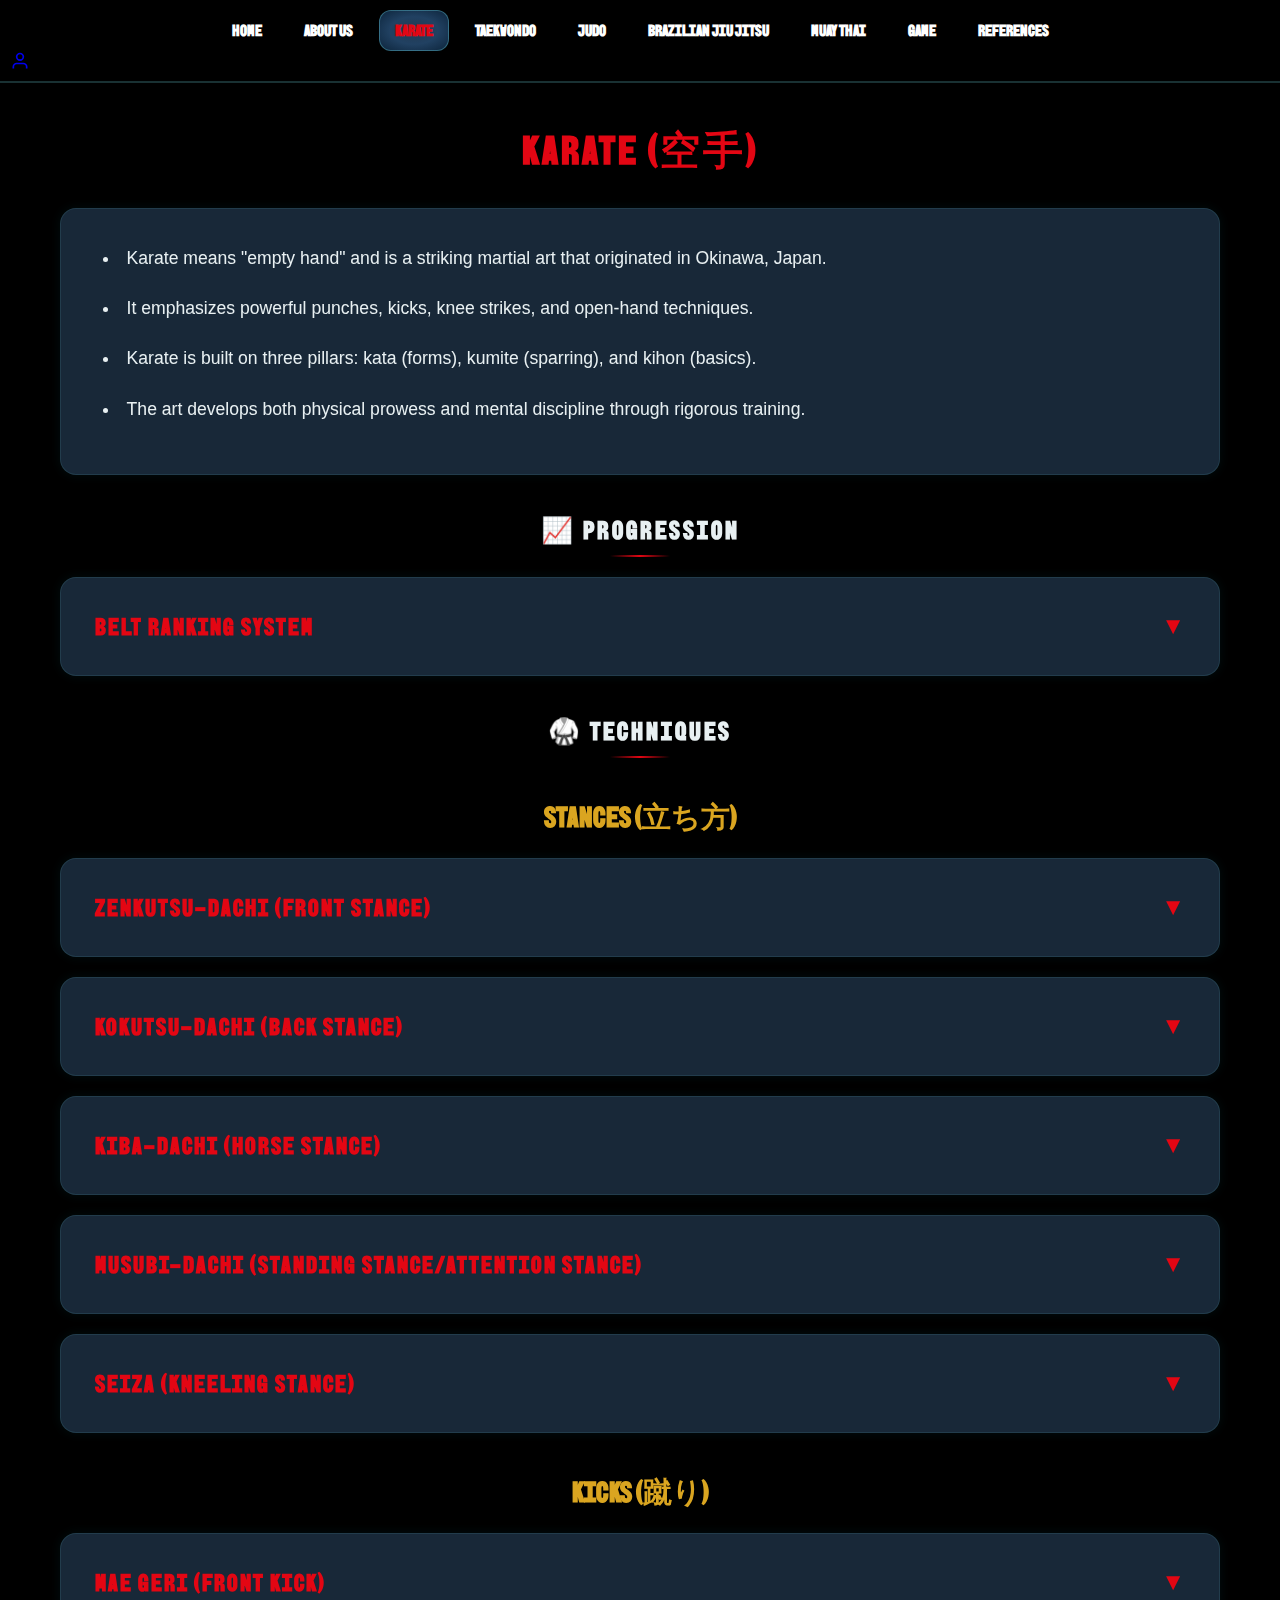
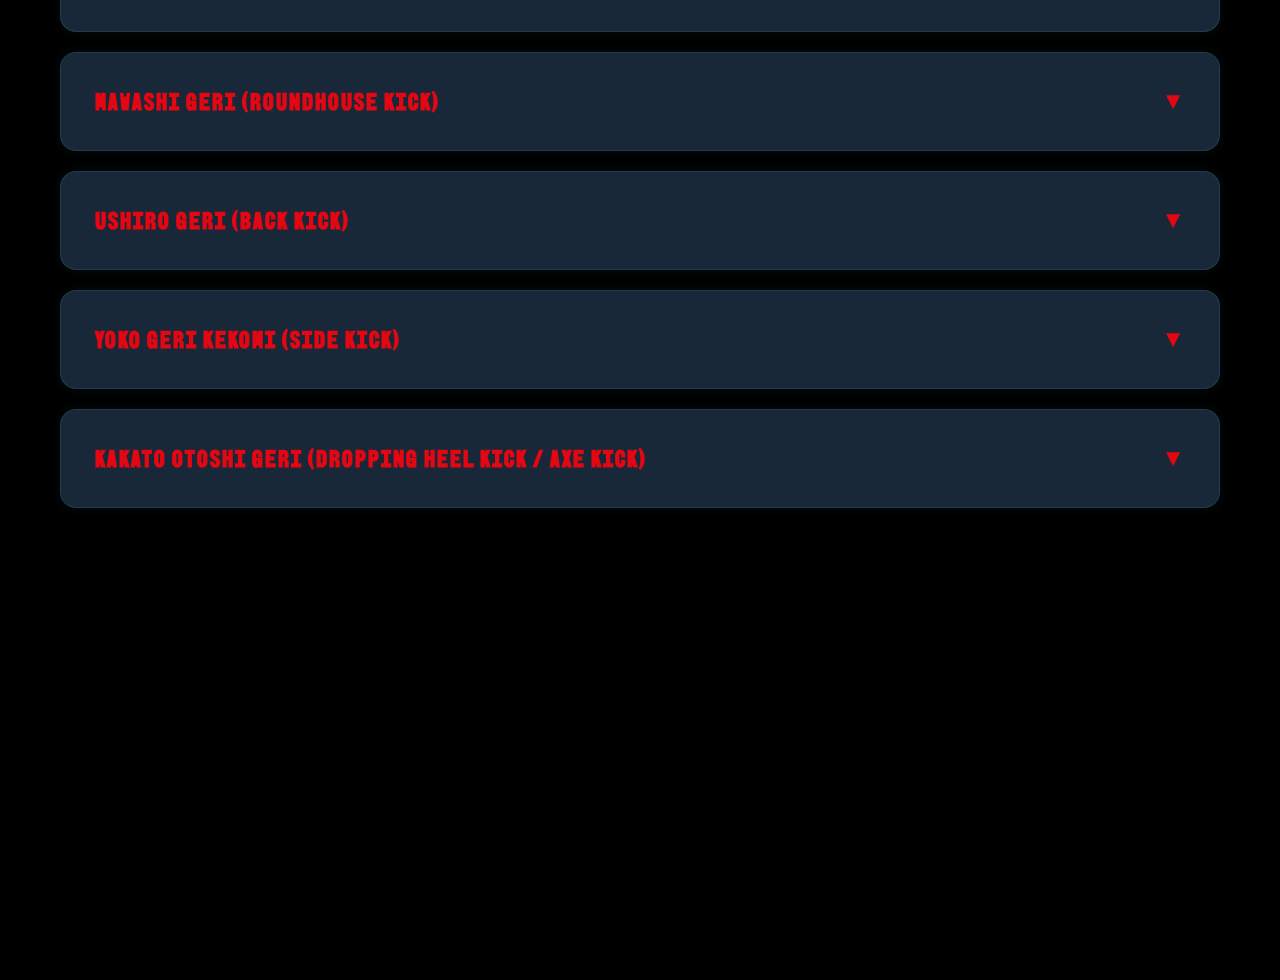
<file: public/KT.html>
<!DOCTYPE html>
<html lang="en">
<head>
    <meta charset="UTF-8">
    <meta name="viewport" content="width=device-width, initial-scale=1.0">
    <meta name="description" content="2Q Portfolio">
    <meta name="keywords" content="2Q, Portfolio, Web Development">
    <meta name="author" content="David Hermoso, Keisha Cristobal">
    <title>Karate</title>
    <link rel="preconnect" href="https://fonts.googleapis.com">
    <link rel="preconnect" href="https://fonts.gstatic.com" crossorigin>
    <link href="https://fonts.googleapis.com/css2?family=BBH+Sans+Hegarty&display=swap" rel="stylesheet">
   <link href="https://fonts.googleapis.com/css2?family=BBH+Sans+Bogle&display=swap" rel="stylesheet">
     <link rel="stylesheet" href="./GlobalStyle.css">
    <link rel="icon" type="image/png" href="../asset/hermoso_cristobal_logo.png">
</head>

<body>
    <div class="overlay"></div>

    <header>
        <nav>
            <h1>
                <a href="../index.html">Home</a>
                <a href="./AU.html">About Us</a>
                <a href="./KT.html">Karate</a>
                <a href="./TKD.html">Taekwondo</a>
                <a href="./JD.html">Judo</a>
                <a href="./BJJ.html">Brazilian Jiu Jitsu</a>
                <a href="./MT.html">Muay Thai</a>
                <a href="./Game.html">Game</a>  
                <a href="./Ref.html">References</a>
            </h1>
            <a href="./SU.html" style="display: flex; align-items: center;">
                <svg width="20" height="20" viewBox="0 0 24 24" fill="none" stroke="currentColor" stroke-width="2">
                    <path d="M20 21v-2a4 4 0 0 0-4-4H8a4 4 0 0 0-4 4v2"></path>
                    <circle cx="12" cy="7" r="4"></circle>
                </svg>
            </a>
        </nav>
    </header>

    <main>
         <h2>Karate (空手)</h2>
        <ul>
            <li>Karate means "empty hand" and is a striking martial art that originated in Okinawa, Japan.</li>
            <li>It emphasizes powerful punches, kicks, knee strikes, and open-hand techniques.</li>
            <li>Karate is built on three pillars: kata (forms), kumite (sparring), and kihon (basics).</li>
            <li>The art develops both physical prowess and mental discipline through rigorous training.</li>
        </ul>

        <!-- PROGRESSION SECTION -->
        <h2 class="section-header">📈 Progression</h2>
        <div class="moves-dropdown" onclick="toggleMove(this)">
            <div class="move-header">
                <h3>Belt Ranking System </h3>
                <span class="arrow">▼</span>
            </div>
            <div class="move-content">
                <ul class="progression-list">
                    <li>
                        <strong>White Belt (X Kyu)</strong>
                    </li>
                    <li>
                        <strong>Yellow Belt (IX Kyu)</strong>
                    </li>
                    <li>
                        <strong>Orange Belt (VIII Kyu)</strong>
                    </li>
                    <li>
                        <strong>Green Belt (VII Kyu)</strong>
                    </li>
                    <li>
                        <strong>Blue Belt (VI Kyu)</strong>
                    </li>
                    <li>
                        <strong>Purple Belt (V - IV Kyu)</strong>
                    </li>
                    <li>
                        <strong>Brown Belt (III - I Kyu)</strong>
                    </li>
                    <li>
                        <strong>Black Belt I - X Dan (I - X Dan)</strong>
                    </li>
                </ul>
            </div>
        </div>

        <!-- TECHNIQUES SECTION -->
        <h2 class="section-header">🥋 Techniques</h2>

        <!-- STANCES CATEGORY -->
        <div class="moves-section">
            <h3 style="color: #DAA520; font-size: 1.8em; margin-bottom: 20px; text-align: center;">Stances (立ち方)</h3>
            
            <!-- Stance 1 -->
            <div class="moves-dropdown" onclick="toggleMove(this)">
                <div class="move-header">
                    <h3>Zenkutsu-Dachi (Front Stance)</h3>
                    <span class="arrow">▼</span>
                </div>
                <div class="move-content">
                    <div class="video-wrapper">
                        <iframe src="https://www.youtube.com/embed/PnXlOkqJ3xM" allowfullscreen></iframe>
                    </div>
                    <p class="move-description">
                        Zenkutsu-Dachi is the most fundamental offensive stance in Karate. The front leg is bent with 60% - 70% of weight forward, while the back leg is straight. This stance provides strong forward momentum for powerful punching and striking techniques.
                    </p>
                </div>
            </div>

            <!-- Stance 2 -->
            <div class="moves-dropdown" onclick="toggleMove(this)">
                <div class="move-header">
                    <h3>Kokutsu-Dachi (Back Stance)</h3>
                    <span class="arrow">▼</span>
                </div>
                <div class="move-content">
                    <div class="video-wrapper">
                        <iframe src="https://www.youtube.com/embed/dQSv2wKgBiE" allowfullscreen></iframe>
                    </div>
                    <p class="move-description">
                        Kokutsu-Dachi is a fundamental and highly defensive stance with 70% of weight on the back leg. The back leg is bent while the front leg extends forward. This stance allows for quick evasion and powerful counter-attacks while maintaining defensive positioning.
                    </p>
                </div>
            </div>

            <!-- Stance 3 -->
            <div class="moves-dropdown" onclick="toggleMove(this)">
                <div class="move-header">
                    <h3>Kiba-Dachi (Horse Stance)</h3>
                    <span class="arrow">▼</span>
                </div>
                <div class="move-content">
                    <div class="video-wrapper">
                        <iframe src="https://www.youtube.com/embed/BEUlivTl1Hk" allowfullscreen></iframe>
                    </div>
                    <p class="move-description">
                        Kiba Dachi is a wide, stable stance resembling a person riding a horse. Both legs are equally bent with feet parallel. This stance builds leg strength and provides a strong base for side strikes and multiple directional attacks.
                    </p>
                </div>
            </div>
            <!-- Stance 4 -->
            <div class="moves-dropdown" onclick="toggleMove(this)">
                <div class="move-header">
                 <h3>Musubi-Dachi (Standing Stance/Attention Stance)</h3>
                 <span class="arrow">▼</span>
                 </div>
                 <div class="move-content">
                     <div class="video-wrapper">
                         <iframe src="https://www.youtube.com/embed/y5oKf3jbQ3Y" allowfullscreen></iframe>
                     </div>
                     <p class="move-description">
                         Musubi-Dachi is a natural standing stance with feet together and heels touching. This stance is often used at the beginning and end of kata known for also being a formal stance used for etiquette rather than combat.
                     </p>
                </div>
            </div>
            <!-- Stance 5 -->
            <div class="moves-dropdown" onclick="toggleMove(this)">
                <div class="move-header">
                 <h3>Seiza (Kneeling Stance)</h3>
                 <span class="arrow">▼</span>
                 </div>
                 <div class="move-content">
                     <div class="video-wrapper">
                         <iframe src="https://www.youtube.com/embed/W_df59l-HR8" allowfullscreen></iframe>
                     </div>
                     <p class="move-description">
                            Seiza is a traditional kneeling stance used in Japanese culture and martial arts. It involves sitting on the heels with the tops of the feet flat on the floor. This stance promotes calmness, respect, and readiness.
                        </p>
                </div>
            </div>
        </div>

        <!-- KICKS CATEGORY -->
        <div class="moves-section">
            <h3 style="color: #DAA520; font-size: 1.8em; margin-bottom: 20px; margin-top: 40px; text-align: center;">Kicks (蹴り)</h3>
            
            <!-- Kick 1 -->
            <div class="moves-dropdown" onclick="toggleMove(this)">
                <div class="move-header">
                    <h3>Mae Geri (Front Kick)</h3>
                    <span class="arrow">▼</span>
                </div>
                <div class="move-content">
                    <div class="video-wrapper">
                        <iframe src="https://www.youtube.com/embed/0KcjUUnD7Fg" allowfullscreen></iframe>
                    </div>
                    <p class="move-description">
                        Mae Geri is the fundamental front snap kick in Karate. The versatile kick is delivered straight forward using the ball of the foot, targeting the opponent's midsection or face. It emphasizes speed, accuracy, and the snap-back motion.
                    </p>
                </div>
            </div>

            <!-- Kick 2 -->
            <div class="moves-dropdown" onclick="toggleMove(this)">
                <div class="move-header">
                    <h3>Mawashi Geri (Roundhouse Kick)</h3>
                    <span class="arrow">▼</span>
                </div>
                <div class="move-content">
                    <div class="video-wrapper">
                        <iframe src="https://www.youtube.com/embed/0CwtL28IzMU" allowfullscreen></iframe>
                    </div>
                    <p class="move-description">
                        Mawashi Geri is a circular kick that travels in an arc toward the target. Using the instep or ball of the foot, this kick can target various heights from low leg to head level. It's one of the most versatile and powerful kicks in Karate.
                    </p>
                </div>
            </div>

            <!-- Kick 3 -->
            <div class="moves-dropdown" onclick="toggleMove(this)">
                <div class="move-header">
                    <h3>Ushiro Geri (Back Kick)</h3>
                    <span class="arrow">▼</span>
                </div>
                <div class="move-content">
                    <div class="video-wrapper">
                        <iframe src="https://www.youtube.com/embed/6jEoWCiMTI8" allowfullscreen></iframe>
                    </div>
                    <p class="move-description">
                        Ushiro Geri is a powerful back kick delivered with the heel. The practitioner pivots and drives the heel straight back into the target's midsection for maximum impact. This technique generates tremendous power and is effective for creating distance from an opponent.
                    </p>
                </div>
            </div>
            <!-- Kick 4 -->
            <div class="moves-dropdown" onclick="toggleMove(this)">
                <div class="move-header">
                    <h3>Yoko Geri Kekomi (Side Kick)</h3>
                    <span class="arrow">▼</span>
                </div>
                <div class="move-content">
                    <div class="video-wrapper">
                        <iframe src="https://www.youtube.com/embed/dvYZkx70lY8" allowfullscreen></iframe>
                    </div>
                    <p class="move-description">
                        Yoko Geri Kekomi is a powerful side thrust kick in Karate. The kick is delivered by extending the leg sideways, striking with the heel or the edge of the foot. It is effective for targeting the ribs, midsection, or head of an opponent.
                    </p>
                </div>
            </div>
            <!-- Kick 5 -->
            <div class="moves-dropdown" onclick="toggleMove(this)">
                <div class="move-header">
                    <h3>Kakato Otoshi Geri (Dropping Heel Kick / Axe Kick)</h3>
                    <span class="arrow">▼</span>
                </div>
                <div class="move-content">
                    <div class="video-wrapper">
                        <iframe src="https://www.youtube.com/embed/Vnmv0OtqnGI" allowfullscreen></iframe>
                    </div>
                    <p class="move-description">
                        Kakato Otoshi Geri is a high risk axe kick in Karate where the practitioner raises the leg high and then brings the heel down onto the target in a powerful, downward striking motion. It is effective for bypassing an opponents guard or striking the head, collarbone, or shoulder of an opponent.
                    </p>
                </div>
            </div>
        </div>
    </main>

    <footer id="animatedFooter">
        <p><strong> Martial Arts and The World</strong></p>
        <p>Exploring martial arts traditions and techniques from around the globe</p>
        <p>Created by <strong>Keisha Cristobal</strong> & <strong>David Hermoso</strong></p>
        
        <div class="footer-copyright">
            <p>&copy; Martial Arts and The World. All rights reserved.</p>
            <p>
                <a href="./Ref.html">References</a> | 
                <a href="./AU.html">About Us</a>
            </p>
        </div>
    </footer>
            
    <script src="./index.js"></script>
</body>
</html>
</file>
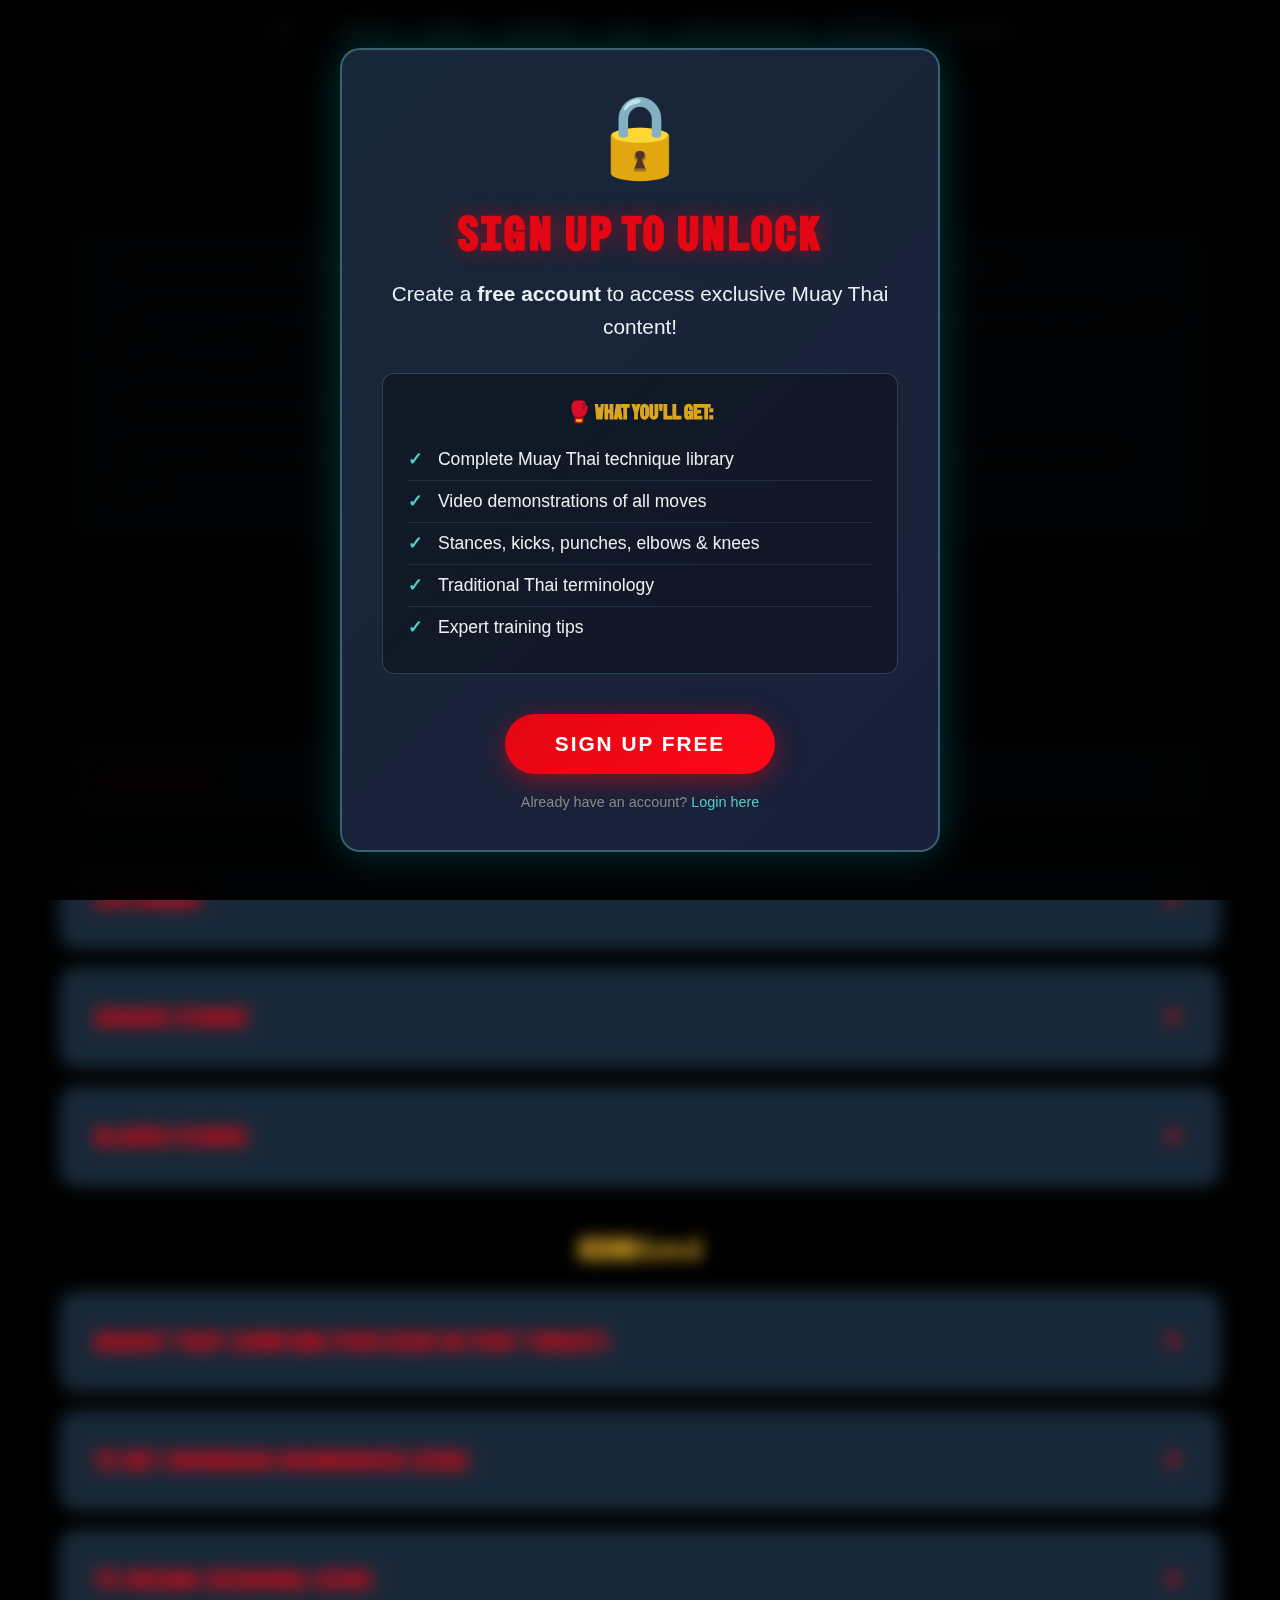
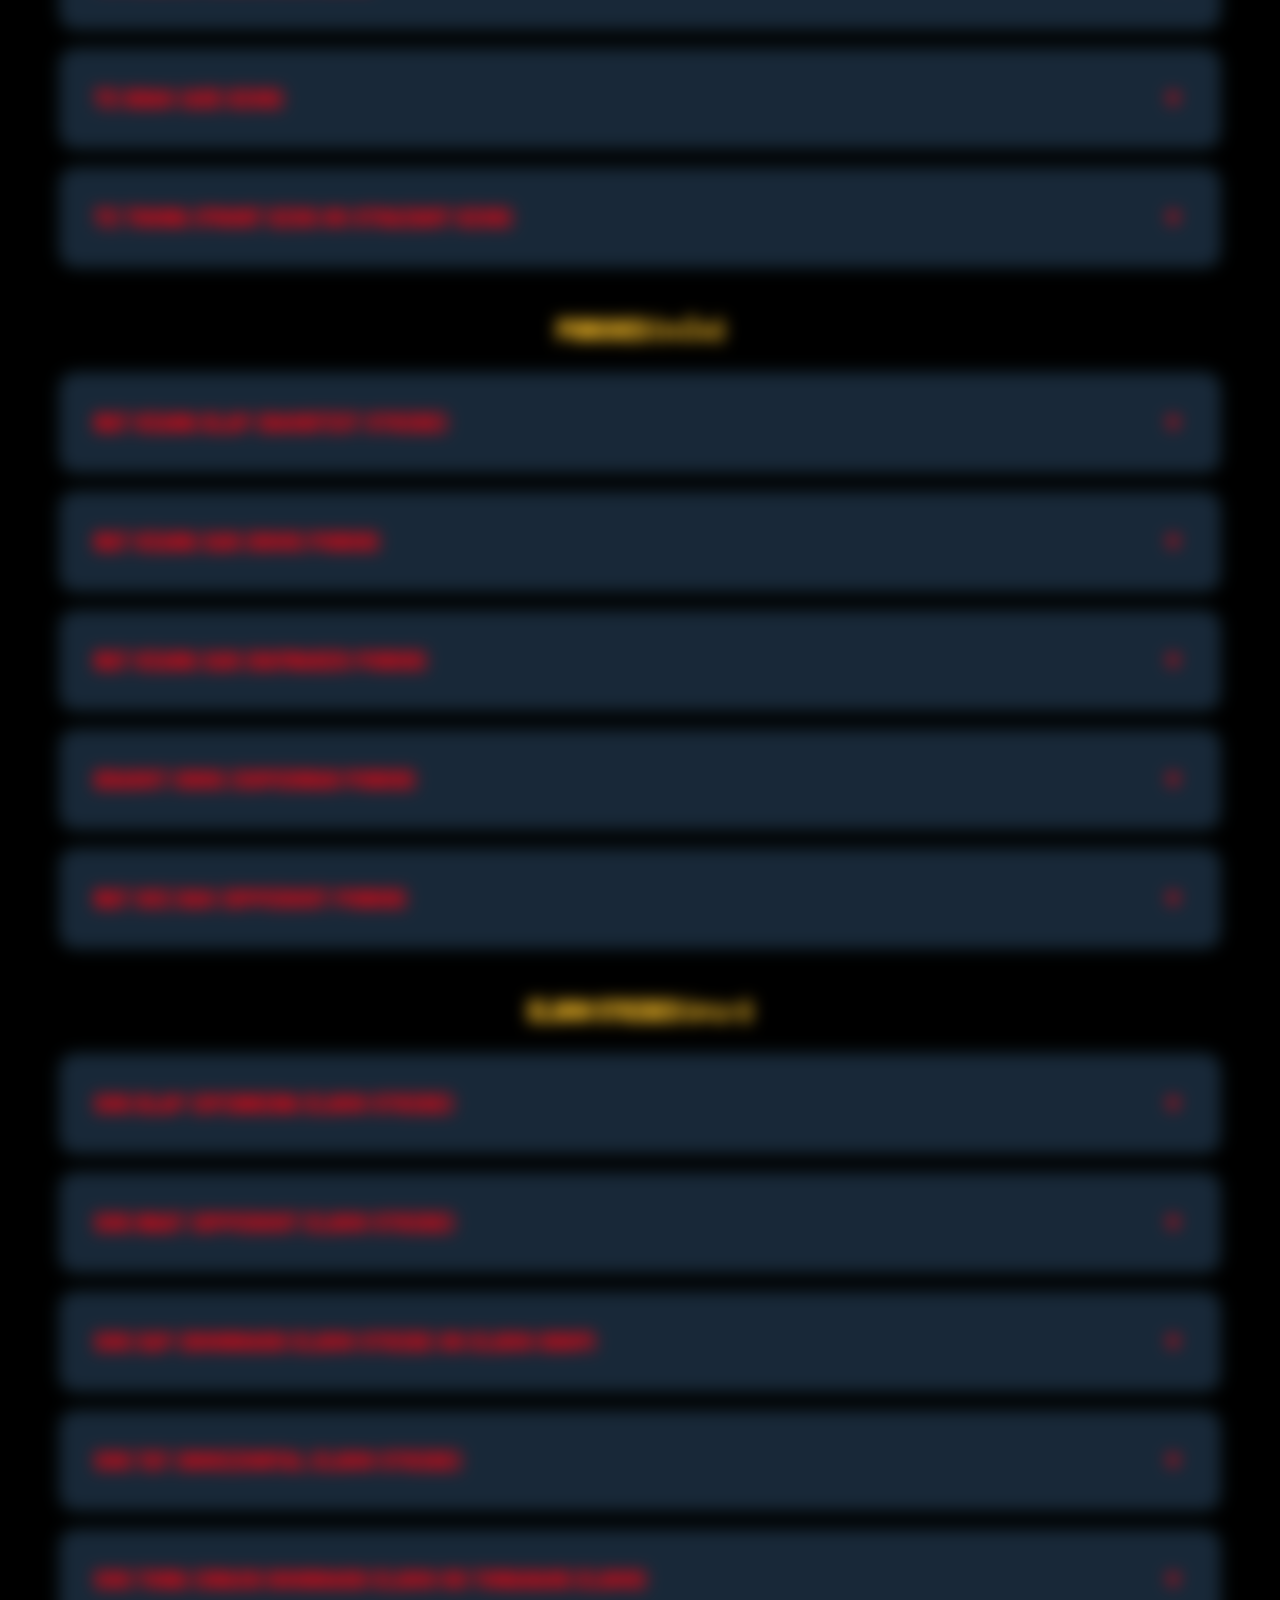
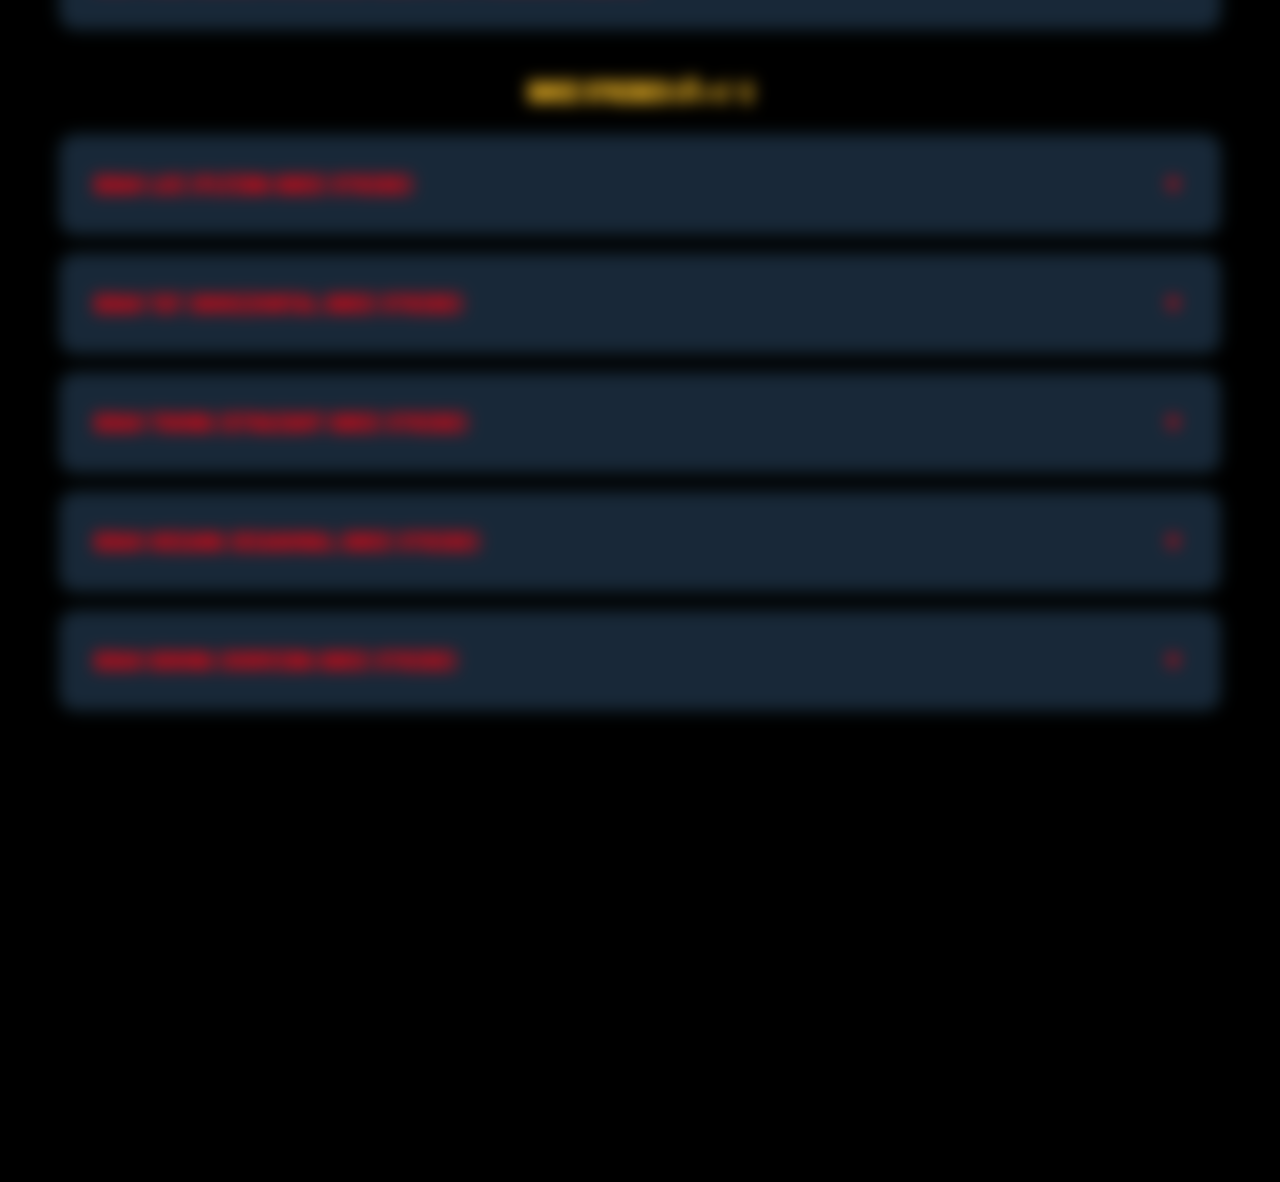
<file: public/MT.html>
<!DOCTYPE html>
<html lang="en">
<head>
    <meta charset="UTF-8">
    <meta name="viewport" content="width=device-width, initial-scale=1.0">
    <meta name="description" content="2Q Portfolio">
    <meta name="keywords" content="2Q, Portfolio, Web Development">
    <meta name="author" content="David Hermoso, Keisha Cristobal">
    <title>Muay Thai</title>
    <link rel="preconnect" href="https://fonts.googleapis.com">
    <link rel="preconnect" href="https://fonts.gstatic.com" crossorigin>
    <link href="https://fonts.googleapis.com/css2?family=BBH+Sans+Hegarty&display=swap" rel="stylesheet">
   <link href="https://fonts.googleapis.com/css2?family=BBH+Sans+Bogle&display=swap" rel="stylesheet">
     <link rel="stylesheet" href="./GlobalStyle.css">
    <link rel="icon" type="image/png" href="../asset/hermoso_cristobal_logo.png">
 
</head>

<body class="locked">
    <!-- Member Lock Overlay -->
    <div class="member-lock-overlay" id="memberLock">
        <div class="lock-content">
            <div class="lock-icon">🔒</div>
            <h1 class="lock-title">SIGN UP TO UNLOCK</h1>
            <p class="lock-subtitle">
                Create a <strong>free account</strong> to access exclusive Muay Thai content!
            </p>

            <div class="lock-features">
                <h3>🥊 What You'll Get:</h3>
                <ul>
                    <li>Complete Muay Thai technique library</li>
                    <li>Video demonstrations of all moves</li>
                    <li>Stances, kicks, punches, elbows & knees</li>
                    <li>Traditional Thai terminology</li>
                    <li>Expert training tips</li>
                </ul>
            </div>

            <a href="./SU.html" class="signup-button">Sign Up Free</a>
            
            <p style="color: #888; margin-top: 20px; font-size: 0.9em;">
                Already have an account? <a href="./SU.html" style="color: #4ECDC4; text-decoration: none;">Login here</a>
            </p>
        </div>
    </div>

    <div class="overlay"></div>

    <header>
        <nav>
            <h1>
                <a href="../index.html">Home</a>
                <a href="./AU.html">About Us</a>
                <a href="./KT.html">Karate</a>
                <a href="./TKD.html">Taekwondo</a>
                <a href="./JD.html">Judo</a>
                <a href="./BJJ.html">Brazilian Jiu Jitsu</a>
                <a href="./MT.html">Muay Thai</a>
                <a href="./Ref.html">References</a>
            </h1>
         <a href="./SU.html" style="display: flex; align-items: center;">
                <svg width="20" height="20" viewBox="0 0 24 24" fill="none" stroke="currentColor" stroke-width="2">
                    <path d="M20 21v-2a4 4 0 0 0-4-4H8a4 4 0 0 0-4 4v2"></path>
                    <circle cx="12" cy="7" r="4"></circle>
                </svg>
            </a>
        </nav>
    </header>

    <main>
         <h2>Muay Thai (มวยไทย)</h2>
        <ul>
            <li>Literally meaning "Thai Boxing" is nicknamed as the "Art of Eight Limbs" using punches, knees, elbows, and kicks.</li>
            <li>It originated from military use around the 13th century during the Sukhothai Kingdom. It has taken inspiration from Muay Boran, a more ancient Thai martial art.</li>
            <li>Estimated 100 million people follow the martial art with around 60,000 practitioners in Thailand.</li>
            <li>Muay Thai is Thailand's national sport and has a rich cultural heritage, often accompanied by traditional music and rituals during matches.</li>
        </ul>

        
        <!-- TECHNIQUES SECTION -->
        <h2 class="section-header">🥊 Techniques</h2>

        <!-- STANCES CATEGORY -->
        <div class="moves-section">
            <h3 style="color: #DAA520; font-size: 1.8em; margin-bottom: 20px; text-align: center;">Stances</h3>
            
            <!-- Stance 1: High Guard -->
            <div class="moves-dropdown" onclick="toggleMove(this)">
                <div class="move-header">
                    <h3>High Guard</h3>
                    <span class="arrow">▼</span>
                </div>
                <div class="move-content">
                    <div class="video-wrapper">
                        <iframe src="https://www.youtube.com/embed/AHkCwbKUYcI" allowfullscreen></iframe>
                    </div>
                    <p class="move-description">
                        High Guard is a defensive stance in Muay Thai where the hands are raised high to protect the head and face. This stance allows for quick counterattacks and maintains a strong defensive position especially against kicks and punches aimed at the upper body.
                    </p>
                </div>
            </div>

            <!-- Stance 2: Low Guard -->
            <div class="moves-dropdown" onclick="toggleMove(this)">
                <div class="move-header">
                    <h3>Low Guard</h3>
                    <span class="arrow">▼</span>
                </div>
                <div class="move-content">
                    <div class="video-wrapper">
                        <iframe src="https://www.youtube.com/embed/_CANfx6ooQg" allowfullscreen></iframe>
                    </div>
                    <p class="move-description">
                        Low Guard is a defensive stance in Muay Thai where the hands are positioned low to protect the body and lower limbs. This stance allows for quicker and stronger counterattacks and at the cost of vulnerability to body strikes and kicks.
                    </p>
                </div>
            </div>

            <!-- Stance 3: Square Stance -->
            <div class="moves-dropdown" onclick="toggleMove(this)">
                <div class="move-header">
                    <h3>Square Stance</h3>
                    <span class="arrow">▼</span>
                </div>
                <div class="move-content">
                    <div class="video-wrapper">
                        <iframe src="https://www.youtube.com/embed/sklsNPxGSs0" allowfullscreen></iframe>
                    </div>
                    <p class="move-description">
                        Square Stance is a stable, balanced stance in Muay Thai where the feet are shoulder-width apart and the knees are slightly bent. This stance provides a strong base for both offensive and defensive maneuvers with better balance and weight distribution, allowing for quick transitions and maintaining balance during exchanges, but is vulnerable to attacks down the centerline.
                    </p>
                </div>
            </div>

            <!-- Stance 4: Bladed Stance -->
            <div class="moves-dropdown" onclick="toggleMove(this)">
                <div class="move-header">
                    <h3>Bladed Stance</h3>
                    <span class="arrow">▼</span>
                </div>
                <div class="move-content">
                    <div class="video-wrapper">
                        <iframe src="https://www.youtube.com/embed/RybzxtD6fQs" allowfullscreen></iframe>
                    </div>
                    <p class="move-description">
                        Bladed Stance is a dynamic stance in Muay Thai where the feet are positioned wide and the body is slightly leaned forward. This stance allows for quick and powerful strikes, but struggles to defend from wide and low attacks.
                    </p>
                </div>
            </div>
        </div>

        <!-- KICKS CATEGORY -->
        <div class="moves-section">
            <h3 style="color: #DAA520   ; font-size: 1.8em; margin-bottom: 20px; margin-top: 40px; text-align: center;">Kicks (เตะ)</h3>
            <!-- Kick 1-->
            <div class="moves-dropdown" onclick="toggleMove(this)">
                <div class="move-header">
                    <h3>Kradot Thip (Jumping Push Kick or Foot Thrust)</h3>
                    <span class="arrow">▼</span>
                </div>
                <div class="move-content">
                    <div class="video-wrapper">
                        <iframe src="https://www.youtube.com/embed/rKcTMuRPnis" allowfullscreen></iframe>
                    </div>
                    <p class="move-description">
                        Kradot Thip is a jumping push kick or foot thrust in Muay Thai. The kick is delivered with the ball of the foot, to distrupt the opponent's balance or create distance. It emphasizes explosive power and precision.
                    </p>
                </div>
            </div>

            <!-- Kick 2 -->
            <div class="moves-dropdown" onclick="toggleMove(this)">
                <div class="move-header">
                    <h3>Te Kot (Downward Roundhouse Kick)</h3>
                    <span class="arrow">▼</span>
                </div>
                <div class="move-content">
                    <div class="video-wrapper">
                        <iframe src="https://www.youtube.com/embed/k4flqVlub6c" allowfullscreen></iframe>
                    </div>
                    <p class="move-description">
                        Te Kot is a downward roundhouse kick in Muay Thai. It targets the opponent's thighs to disable the opponent's movement. 
                    </p>
                </div>
            </div>

            <!-- Kick 3 -->
            <div class="moves-dropdown" onclick="toggleMove(this)">
                <div class="move-header">
                    <h3>Te Chiang (Diagonal Kick)</h3>
                    <span class="arrow">▼</span>
                </div>
                <div class="move-content">
                    <div class="video-wrapper">
                        <iframe src="https://www.youtube.com/embed/S2I5O92wXpI" allowfullscreen></iframe>
                    </div>
                    <p class="move-description">
                        Te Chiang is a diagonal kick in Muay Thai. It targets the opponent's midsection, face, or lower body.
                    </p>
                </div>
            </div>

            <!-- Kick 4 -->
            <div class="moves-dropdown" onclick="toggleMove(this)">
                <div class="move-header">
                    <h3>Te Khao (Axe Kick)</h3>
                    <span class="arrow">▼</span>
                </div>
                <div class="move-content">
                    <div class="video-wrapper">
                        <iframe src="https://www.youtube.com/embed/zZrMTFh6aN0" allowfullscreen></iframe>
                    </div>
                    <p class="move-description">
                        Te Khao is an axe kick in Muay Thai. It targets the opponent's midsection, face, or lower body.
                    </p>
                </div>
            </div>

            <!-- Kick 5 -->
            <div class="moves-dropdown" onclick="toggleMove(this)">
                <div class="move-header">
                    <h3>Te Trong (Front Kick or Straight Kick)</h3>
                    <span class="arrow">▼</span>
                </div>
                <div class="move-content">
                    <div class="video-wrapper">
                        <iframe src="https://www.youtube.com/embed/_oZ9_3FFnZs" allowfullscreen></iframe>
                    </div>
                    <p class="move-description">
                        Te Trong is a front kick or straight kick in Muay Thai. It targets the opponent to push them away and control the distance.
                    </p>
                </div>
            </div>
        </div>
        <!-- PUNCHES CATEGORY -->
        <div class="moves-section">
            <h3 style="color: #DAA520   ; font-size: 1.8em; margin-bottom: 20px; margin-top: 40px; text-align: center;">Punches (หมัด)</h3>

            <!-- Punch 1 -->
            <div class="moves-dropdown" onclick="toggleMove(this)">
                <div class="move-header">
                    <h3>Mat Wiang Klap (Backfist Strike)</h3>
                    <span class="arrow">▼</span>
                </div>
                <div class="move-content">
                    <div class="video-wrapper">
                        <iframe src="https://www.youtube.com/embed/MYo3n0ncNQs" allowfullscreen></iframe>
                    </div>
                    <p class="move-description">
                        Mat Wiang Klap a rotational punch delivered by whipping your first in a backward motion. This punch is effective for catching opponents off guard and can generate significant power through the rotational movement of the body.
                    </p>
                </div>
            </div>

            <!-- Punch 2 -->
            <div class="moves-dropdown" onclick="toggleMove(this)">
                <div class="move-header">
                    <h3>Mat Wiang San (Hook Punch)</h3>
                    <span class="arrow">▼</span>
                </div>
                <div class="move-content">
                    <div class="video-wrapper">
                        <iframe src="https://www.youtube.com/embed/qae0CRsKxKM" allowfullscreen></iframe>
                    </div>
                    <p class="move-description">
                        Mat Wiang San is a hook punch in Muay Thai. It is a tight punch with the rotation of the hips and shoulders at the fist level to generate power.
                    </p>
                </div>
            </div>

            <!-- Punch 3 -->
            <div class="moves-dropdown" onclick="toggleMove(this)">
                <div class="move-header">
                    <h3>Mat Wiang San (Haymaker Punch)</h3>
                    <span class="arrow">▼</span>
                </div>
                <div class="move-content">
                    <div class="video-wrapper">
                        <iframe src="https://www.youtube.com/embed/y5KNOnA1BaU" allowfullscreen></iframe>
                    </div>
                    <p class="move-description">
                        Mat Wiang San is a haymaker punch in Muay Thai. It is a wide overhand punch that generates significant power through a wide arc motion.
                    </p>
                </div>
            </div>

            <!-- Punch 4 -->
            <div class="moves-dropdown" onclick="toggleMove(this)">
                <div class="move-header">
                    <h3>Kradot Chok (Superman Punch)</h3>
                    <span class="arrow">▼</span>
                </div>
                <div class="move-content">
                    <div class="video-wrapper">
                        <iframe src="https://www.youtube.com/embed/SIg1jDWA_E4" allowfullscreen></iframe>
                    </div>
                    <p class="move-description">
                        Kradot Chok is a superman punch in Muay Thai. It is a punch that involves a leap forward, simulating a flying motion to add power and reach to the punch.
                    </p>
                </div>
            </div>

            <!-- Punch 5 -->
            <div class="moves-dropdown" onclick="toggleMove(this)">
                <div class="move-header">
                    <h3>Mat Soi Dao (Uppercut Punch)</h3>
                    <span class="arrow">▼</span>
                </div>
                <div class="move-content">
                    <div class="video-wrapper">
                        <iframe src="https://www.youtube.com/embed/Cc4ZSQ7C9ko" allowfullscreen></iframe>
                    </div>
                    <p class="move-description">
                        Mat Soi Dao is an uppercut punch in Muay Thai. It is a vertical punch that targets the opponents jaw, usually generated from dropping the body and driving the fist upward in close range to deliver a powerful strike.
                    </p>
                </div>
            </div>
        </div>
        <!-- ELBOWS CATEGORY -->
        <div class="moves-section">
            <h3 style="color: #DAA520   ; font-size: 1.8em; margin-bottom: 20px; margin-top: 40px; text-align: center;">Elbow Strikes (ศอก)</h3>

            <!-- Elbow 1 -->
            <div class="moves-dropdown" onclick="toggleMove(this)">
                <div class="move-header">
                    <h3>Sok Klap (Spinning Elbow Strike)</h3>
                    <span class="arrow">▼</span>
                </div>
                <div class="move-content">
                    <div class="video-wrapper">
                        <iframe src="https://www.youtube.com/embed/JYt_fCaVUtU" allowfullscreen></iframe>
                    </div>
                    <p class="move-description">
                        Sok Klap is a spinning elbow strike in Muay Thai. It is a rotational elbow strike delivered by whipping your elbow in a backward motion usually targetting the opponent's head. This strike is effective for catching opponents off guard and can generate significant power through the rotational movement of the body.
                    </p>
                </div>
            </div>

            <!-- Elbow 2 -->
            <div class="moves-dropdown" onclick="toggleMove(this)">
                <div class="move-header">
                    <h3>Sok Ngat (Uppercut Elbow Strike)</h3>
                    <span class="arrow">▼</span>
                </div>
                <div class="move-content">
                    <div class="video-wrapper">
                        <iframe src="https://www.youtube.com/embed/bzbPaglKW4o" allowfullscreen></iframe>
                    </div>
                    <p class="move-description">
                        Sok Ngat is an uppercut elbow strike in Muay Thai. It is a vertical elbow strike that targets the opponent's jaw, usually generated from dropping the body and driving the elbow upward in close range to deliver a powerful strike. It is known for breaking the opponent's guard and causing significant damage.
                    </p>
                </div>
            </div>

            <!-- Elbow 3 -->
            <div class="moves-dropdown" onclick="toggleMove(this)">
                <div class="move-header">
                    <h3>Sok Sap (Downward Elbow Strike or Elbow Chop)</h3>
                    <span class="arrow">▼</span>
                </div>
                <div class="move-content">
                    <div class="video-wrapper">
                        <iframe src="https://www.youtube.com/embed/82zkWQQpNv8" allowfullscreen></iframe>
                    </div>
                    <p class="move-description">
                        Sok Sap is a powerful close range downward elbow strike in Muay Thai. It is an elbow strike that generates significant power by bringing the elbow down after raising it above the head, usually targeting the opponent's head or neck area.
                    </p>
                </div>
            </div>

            <!-- Elbow 4 -->
            <div class="moves-dropdown" onclick="toggleMove(this)">
                <div class="move-header">
                    <h3>Sok Tat (Horizontal Elbow Strike)</h3>
                    <span class="arrow">▼</span>
                </div>
                <div class="move-content">
                    <div class="video-wrapper">
                        <iframe src="https://www.youtube.com/embed/2H-IS_EorCw" allowfullscreen></iframe>
                    </div>
                    <p class="move-description">
                       Sok Tat is a horizontal elbow strike in Muay Thai. It is an elbow strike that is delivered in a horizontal motion generating power from rotation of the body, usually targeting the opponent's head.
                    </p>
                </div>
            </div>

            <!-- Elbow 5 -->
            <div class="moves-dropdown" onclick="toggleMove(this)">
                <div class="move-header">
                    <h3>Sok Tong (Smash Downward Elbow or Tomahawk Elbow)</h3>
                    <span class="arrow">▼</span>
                </div>
                <div class="move-content">
                    <div class="video-wrapper">
                        <iframe src="https://www.youtube.com/embed/Dc79wGZhFo0" allowfullscreen></iframe>
                    </div>
                    <p class="move-description">
                        Sok Tong is a smash downward elbow or tomahawk elbow in Muay Thai. It is a powerful downward diagonal or vertical elbow strike that generates significant force by driving the elbow down forcefully from a high position, usually targeting the top of the opponent's head or collarbone to cause significant damage.
                    </p>
                </div>
            </div>
        </div>
        <!-- KNEES CATEGORY -->
        <div class="moves-section">
            <h3 style="color: #DAA520   ; font-size: 1.8em; margin-bottom: 20px; margin-top: 40px; text-align: center;">Knee Strikes (ตีเข่า)</h3>

            <!-- Knee 1 -->
            <div class="moves-dropdown" onclick="toggleMove(this)">
                <div class="move-header">
                    <h3>Khao Loi (Flying Knee Strike)</h3>
                    <span class="arrow">▼</span>
                </div>
                <div class="move-content">
                    <div class="video-wrapper">
                        <iframe src="https://www.youtube.com/embed/GcI-sIv7d1Q" allowfullscreen></iframe>
                    </div>
                    <p class="move-description">
                        Khao Loi is a flying knee strike in Muay Thai that is found to be one of the most atheletic and visually impressive in the art. It is a powerful knee strike that is delivered by jumping or leaping forward and driving the knee into the opponent's head or chest, usually used as a knockout technique due to its high impact.
                    </p>
                </div>
            </div>

            <!-- Knee 2 -->
            <div class="moves-dropdown" onclick="toggleMove(this)">
                <div class="move-header">
                    <h3>Khao Tat (Horizontal Knee Strike)</h3>
                    <span class="arrow">▼</span>
                </div>
                <div class="move-content">
                    <div class="video-wrapper">
                        <iframe src="https://www.youtube.com/embed/9Ls25B00ZSQ" allowfullscreen></iframe>
                    </div>
                    <p class="move-description">
                        Khao Tat is a horizontal knee strike in Muay Thai. It is a knee strike that is delivered in a horizontal motion for clinches and close quarters, usually targeting the opponent's ribs or lower body.
                    </p>
                </div>
            </div>

            <!-- Knee 3 -->
            <div class="moves-dropdown" onclick="toggleMove(this)">
                <div class="move-header">
                    <h3>Khao Trong (Straight Knee Strike)</h3>
                    <span class="arrow">▼</span>
                </div>
                <div class="move-content">
                    <div class="video-wrapper">
                        <iframe src="https://www.youtube.com/embed/nev8bH7OakM" allowfullscreen></iframe>
                    </div>
                    <p class="move-description">
                        Khao Trong is a straight knee strike in Muay Thai. It is a powerful knee strike that is delivered in a straight line, usually targeting the opponent's midsection and can hit the tip of the opponents head. This strike is effective for creating distance and distrupting the opponent's balance.
                    </p>
                </div>
            </div>

            <!-- Knee 4 -->
            <div class="moves-dropdown" onclick="toggleMove(this)">
                <div class="move-header">
                    <h3>Khao Chiang (Diagonal Knee Strike)</h3>
                    <span class="arrow">▼</span>
                </div>
                <div class="move-content">
                    <div class="video-wrapper">
                        <iframe src="https://www.youtube.com/embed/yWkVqAR6qnw" allowfullscreen></iframe>
                    </div>
                    <p class="move-description">
                       Khao Chiang is a diagonal knee strike in Muay Thai. It is a knee strike that combines elements of Khao Trong and Khao Tat, delivered in a diagonal upward motion, usually targeting the opponent's ribs or hips.
                    </p>
                </div>
            </div>

            <!-- Knee 5 -->
            <div class="moves-dropdown" onclick="toggleMove(this)">
                <div class="move-header">
                    <h3>Khao Khong (Curving Knee Strike)</h3>
                    <span class="arrow">▼</span>
                </div>
                <div class="move-content">
                    <div class="video-wrapper">
                        <iframe src="https://www.youtube.com/embed/ccTG6awqzJE" allowfullscreen></iframe>
                    </div>
                    <p class="move-description">
                        Khao Khong is a curving knee strike in Muay Thai. It is a knee strike that is used in close range and delivered in a curved motion, usually targeting the opponent's ribs or hips while avoiding their guard.
                    </p>
                </div>
            </div>
        </div>
    </main>

    <footer id="animatedFooter">
    <p><strong> Martial Arts and The World</strong></p>
    <p>Exploring martial arts traditions and techniques from around the globe</p>
    <p>Created by <strong>Keisha Cristobal</strong> & <strong>David Hermoso</strong></p>
    
    <div class="footer-copyright">
        <p>&copy; Martial Arts and The World. All rights reserved.</p>
        <p>
            <a href="./Ref.html">References</a> | 
            <a href="./AU.html">About Us</a>
        </p>
    </div>
    </footer>
    
    <!-- Load auth.js FIRST before index.js -->
    <script src="./SU.js"></script>
    <script src="./index.js"></script>
    
</body>
</html>
</file>
<file: public/GlobalStyle.css>
* {
            margin: 0;
            padding: 0;
            box-sizing: border-box;
        }

        body {
            font-family: Tahoma, sans-serif;
            background-color: #000000;
            color: #E8F0F2;
            overflow-x: hidden;
        }

        h1 , h2, h3{
    font-family: "BBH Sans Bogle", sans-serif;
}


        /* Fixed Background Video */
        #bg-video {
            position: fixed;
            top: 0;
            left: 0;
            width: 100%;
            height: 100%;
            object-fit: cover;
            z-index: -2;
            opacity: 0.3;
        }

        .overlay {
            position: fixed;
            top: 0;
            left: 0;
            width: 100%;
            height: 100%;
            background: #000000;
            opacity: 0.85;
            z-index: -1;
        }

        /* Header */
        header {
            background-color: #000000;
            padding: 10px;
            border-bottom: 2px solid rgba(124, 245, 255, 0.2);
        }

        nav h1 {
            display: flex;
            align-items: center;
            justify-content: center;
            flex-wrap: wrap;
            gap: 10px;
        }

        nav h1 a {
            color: white;
            text-decoration: none;
            font-size: 16px;
            font-weight: bold;
            padding: 10px 15px;
            border-radius: 8px;
            transition: background-color 0.5s ease-out, color 0.5s ease-out, transform 0.25s ease;
            border: 1px solid transparent;
        }

        nav h1 a:hover {
            background-image: radial-gradient(#233950, #214162, #0d253c);
            text-decoration: underline;
            border-radius: 12px;
            color: #E30613;
            transform: scale(1.05);
            border-color: rgba(124, 245, 255, 0.3);
        }

        /* Main Content */
        main {
            padding: 40px 20px;
            max-width: 1200px;
            margin: 0 auto;
            min-height: calc(100vh - 200px);
        }

        main h2 {
            color: #E30613;
            font-size: 2.5em;
            margin-bottom: 30px;
            letter-spacing: 3px;
            text-align: center;
        }

        main ul {
            background-color: #182838;
            border: 1px solid rgba(124, 245, 255, 0.1);
            border-radius: 16px;
            padding: 2rem;
            color: #E8F0F2;
            box-shadow: 0 0 12px rgba(0, 183, 194, 0.08);
            transition: transform 0.25s ease, box-shadow 0.3s ease, border-color 0.3s ease;
            backdrop-filter: blur(6px);
            list-style-position: inside;
        }

        main ul:hover {
            box-shadow: 0 0 20px rgba(0, 183, 194, 0.2);
            border-color: rgba(124, 245, 255, 0.3);
        }

        main ul li {
            font-size: 1.1em;
            line-height: 2;
            margin-bottom: 15px;
            padding-left: 10px;
        }

        /* Dropdown Section for Moves */
        .moves-section {
            margin-top: 40px;
        }

        .moves-dropdown {
            background-color: #182838;
            border: 1px solid rgba(124, 245, 255, 0.1);
            border-radius: 16px;
            padding: 1.5rem;
            box-shadow: 0 0 12px rgba(0, 183, 194, 0.08);
            transition: transform 0.25s ease, box-shadow 0.3s ease, border-color 0.3s ease;
            backdrop-filter: blur(6px);
            margin-bottom: 20px;
        }

        .moves-dropdown:hover {
            box-shadow: 0 0 20px rgba(0, 183, 194, 0.2);
            border-color: rgba(124, 245, 255, 0.3);
        }

        .move-header {
            display: flex;
            justify-content: space-between;
            align-items: center;
            cursor: pointer;
            padding: 10px;
            border-radius: 8px;
            transition: background-color 0.3s ease;
        }

        .move-header:hover {
            background-color: rgba(124, 245, 255, 0.05);
        }

        .move-header h3 {
            color: #E30613;
            font-size: 1.5em;
            letter-spacing: 2px;
        }

        .move-header .arrow {
            color: #E30613;
            font-size: 1.5em;
            transition: transform 0.3s ease;
        }

        .move-content {
            max-height: 0;
            overflow: hidden;
            transition: max-height 0.5s ease;
        }

        .moves-dropdown.active .move-content {
            max-height: 1000px;
            padding-top: 20px;
        }

        .moves-dropdown.active .arrow {
            transform: rotate(180deg);
        }

        .video-wrapper {
            position: relative;
            padding-bottom: 56.25%;
            height: 0;
            overflow: hidden;
            border-radius: 12px;
            border: 1px solid rgba(124, 245, 255, 0.2);
            margin-top: 15px;
        }

        .video-wrapper iframe {
            position: absolute;
            top: 0;
            left: 0;
            width: 100%;
            height: 100%;
            border: none;
        }

        .move-description {
            font-size: 1.1em;
            line-height: 1.8;
            margin-top: 15px;
            color: #E8F0F2;
        }

        /* ANIMATED FOOTER */
footer {
    background-color: #1A1F3A;
    padding: 30px 20px;
    text-align: center;
    border-top: 3px solid #E30613;
    margin-top: 60px;
    
    /* invisible */
    opacity: 0;
    transform: translateY(50px);
    transition: opacity 0.8s ease-out, transform 0.8s ease-out;
}

/* Visible  */
footer.visible {
    opacity: 1;
    transform: translateY(0);
}

footer p {
    margin: 10px 0;
    font-size: 1em;
    line-height: 1.8;
    opacity: 0;
    transform: translateY(20px);
    transition: opacity 0.6s ease-out, transform 0.6s ease-out;
}

/* fade-in  */
footer.visible p:nth-child(1) {
    opacity: 1;
    transform: translateY(0);
    transition-delay: 0.2s;
}

footer.visible p:nth-child(2) {
    opacity: 1;
    transform: translateY(0);
    transition-delay: 0.3s;
}

footer.visible p:nth-child(3) {
    opacity: 1;
    transform: translateY(0);
    transition-delay: 0.4s;
}

footer.visible p:nth-child(4) {
    opacity: 1;
    transform: translateY(0);
    transition-delay: 0.5s;
}

.footer-copyright {
    margin-top: 20px;
    padding-top: 20px;
    border-top: 1px solid rgba(0, 217, 255, 0.2);
    opacity: 0;
    transform: translateY(20px);
    transition: opacity 0.6s ease-out, transform 0.6s ease-out;
}

footer.visible .footer-copyright {
    opacity: 1;
    transform: translateY(0);
    transition-delay: 0.6s;
}

.footer-copyright p {
    color: #888;
    font-size: 0.9em;
}

footer a {
    color: #E30613;
    text-decoration: none;
    transition: color 0.3s ease;
}

footer a:hover {
    color: #FF6B35;
    text-decoration: underline;
}

/* Developer Profile Layout */
.developer-profile {
    display: flex;
    gap: 30px;
    align-items: flex-start;
    flex-direction: row; /* Side by side */
}

/* Developer Photo Styling */
.developer-photo {
    flex-shrink: 0;
    width: 200px;
    height: 200px;
    border-radius: 16px;
    overflow: hidden;
    border: 3px solid #E30613;
    box-shadow: 0 5px 20px rgba(124, 245, 255, 0.3);
}

.developer-photo img {
    width: 100%;
    height: 100%;
    object-fit: cover;
}

/* Developer Info Text */
.developer-info {
    flex: 1;
}

.developer-info p {
    font-size: 1.1em;
    line-height: 1.8;
    color: #E8F0F2;
}

/* Remove list styling */
.progression-list {
    list-style: none;
    padding: 0;
    margin: 0;
}

/* Responsive */
@media (max-width: 768px) {
    .developer-profile {
        flex-direction: column;
        align-items: center;
        text-align: center;
    }

    .developer-photo {
        width: 150px;
        height: 150px;
    }
}

    /* Member Lock Overlay */
        .member-lock-overlay {
            position: fixed;
            top: 0;
            left: 0;
            width: 100%;
            height: 100%;
            background: rgba(0, 0, 0, 0.95);
            backdrop-filter: blur(10px);
            z-index: 9999;
            display: flex;
            justify-content: center;
            align-items: center;
            animation: fadeIn 0.5s ease-in;
        }

        .member-lock-overlay.hidden {
            display: none !important;
        }

        @keyframes fadeIn {
            from { opacity: 0; }
            to { opacity: 1; }
        }

        .lock-content {
            text-align: center;
            max-width: 600px;
            padding: 40px;
            background: linear-gradient(135deg, #182838 0%, #1a1f3a 100%);
            border: 2px solid rgba(124, 245, 255, 0.3);
            border-radius: 20px;
            box-shadow: 0 0 40px rgba(0, 183, 194, 0.3);
            animation: slideUp 0.5s ease-out;
        }

        @keyframes slideUp {
            from { 
                opacity: 0;
                transform: translateY(50px);
            }
            to { 
                opacity: 1;
                transform: translateY(0);
            }
        }

        .lock-icon {
            font-size: 80px;
            margin-bottom: 20px;
            animation: pulse 2s infinite;
        }

        @keyframes pulse {
            0%, 100% { transform: scale(1); }
            50% { transform: scale(1.1); }
        }

        .lock-title {
            color: #E30613;
            font-size: 3em;
            font-weight: 700;
            margin-bottom: 15px;
            letter-spacing: 3px;
            text-shadow: 0 0 20px rgba(227, 6, 19, 0.5);
        }

        .lock-subtitle {
            color: #E8F0F2;
            font-size: 1.3em;
            margin-bottom: 30px;
            line-height: 1.6;
        }

        .lock-features {
            background: rgba(0, 0, 0, 0.3);
            border: 1px solid rgba(124, 245, 255, 0.2);
            border-radius: 12px;
            padding: 25px;
            margin: 30px 0;
            text-align: left;
        }

        .lock-features h3 {
            color: #DAA520;
            font-size: 1.3em;
            margin-bottom: 15px;
            text-align: center;
        }

        .lock-features ul {
            list-style: none;
            padding: 0;
            margin: 0;
        }

        .lock-features li {
            color: #E8F0F2;
            font-size: 1.1em;
            padding: 10px 0;
            border-bottom: 1px solid rgba(124, 245, 255, 0.1);
        }

        .lock-features li:last-child {
            border-bottom: none;
        }

        .lock-features li::before {
            content: "✓ ";
            color: #4ECDC4;
            font-weight: bold;
            margin-right: 10px;
        }

        .signup-button {
            display: inline-block;
            padding: 18px 50px;
            background: linear-gradient(135deg, #E30613 0%, #ff0718 100%);
            color: #fff;
            font-size: 1.3em;
            font-weight: bold;
            text-decoration: none;
            border-radius: 50px;
            border: none;
            cursor: pointer;
            transition: all 0.3s ease;
            box-shadow: 0 6px 25px rgba(227, 6, 19, 0.5);
            text-transform: uppercase;
            letter-spacing: 2px;
            margin-top: 10px;
        }

        .signup-button:hover {
            transform: translateY(-3px);
            box-shadow: 0 10px 35px rgba(227, 6, 19, 0.7);
            background: linear-gradient(135deg, #ff0718 0%, #E30613 100%);
        }

        .signup-button:active {
            transform: translateY(-1px);
        }

        /* Blur main content when locked */
        body.locked main {
            filter: blur(8px);
            pointer-events: none;
            user-select: none;
        }

        body.locked header {
            filter: blur(3px);
        }

        /* Responsive */
        @media (max-width: 768px) {
            .lock-content {
                padding: 30px 20px;
                margin: 20px;
            }

            .lock-title {
                font-size: 2em;
            }

            .lock-subtitle {
                font-size: 1.1em;
            }

            .signup-button {
                padding: 15px 40px;
                font-size: 1.1em;
            }
        }

/* ── IMPROVEMENTS ── */

html { scroll-behavior: smooth; }

/* Scroll progress bar */
#scroll-progress {
    position: fixed;
    top: 0;
    left: 0;
    height: 3px;
    background: linear-gradient(90deg, #E30613, #ff6b35, #7CF5FF);
    width: 0%;
    z-index: 9999;
    transition: width 0.1s linear;
    pointer-events: none;
}

/* Better section headers */
.section-header {
    color: #E8F0F2 !important;
    font-size: 1.6em !important;
    margin: 40px 0 20px !important;
    text-align: center;
    letter-spacing: 3px;
    position: relative;
    padding-bottom: 12px;
}

.section-header::after {
    content: '';
    position: absolute;
    bottom: 0;
    left: 50%;
    transform: translateX(-50%);
    width: 60px;
    height: 2px;
    background: linear-gradient(90deg, transparent, #E30613, transparent);
}

/* Back-to-top button */
#back-to-top {
    position: fixed;
    bottom: 30px;
    right: 30px;
    width: 44px;
    height: 44px;
    background: rgba(18, 30, 50, 0.9);
    border: 1px solid rgba(124, 245, 255, 0.25);
    border-radius: 50%;
    color: #7CF5FF;
    font-size: 1.2rem;
    cursor: pointer;
    display: flex;
    align-items: center;
    justify-content: center;
    opacity: 0;
    transform: translateY(20px);
    transition: opacity 0.3s, transform 0.3s, background 0.3s, border-color 0.3s;
    z-index: 500;
    pointer-events: none;
}

#back-to-top.visible {
    opacity: 1;
    transform: translateY(0);
    pointer-events: auto;
}

#back-to-top:hover {
    background: rgba(227, 6, 19, 0.2);
    border-color: rgba(227, 6, 19, 0.5);
    color: #E30613;
}

/* Fade-in animation for main content */
@keyframes fadeInUp {
    from { opacity: 0; transform: translateY(28px); }
    to   { opacity: 1; transform: translateY(0); }
}

main {
    animation: fadeInUp 0.55s ease-out both;
}

/* Better nav active link highlight */
nav h1 a.active-page {
    background-image: radial-gradient(#233950, #214162, #0d253c);
    color: #E30613 !important;
    border-color: rgba(124, 245, 255, 0.3);
    border-radius: 12px;
}

/* Improved ul info boxes */
main ul p {
    font-size: 1.05em;
    line-height: 1.9;
    color: #E8F0F2;
}

/* Move count badge on sections */
.moves-section h3 {
    position: relative;
}

/* Smoother dropdown open transition */
.moves-dropdown {
    transition: transform 0.25s ease, box-shadow 0.3s ease, border-color 0.3s ease, opacity 0.3s ease;
}

/* Card appear animation */
.moves-dropdown {
    animation: fadeInUp 0.4s ease-out both;
}
</file>
